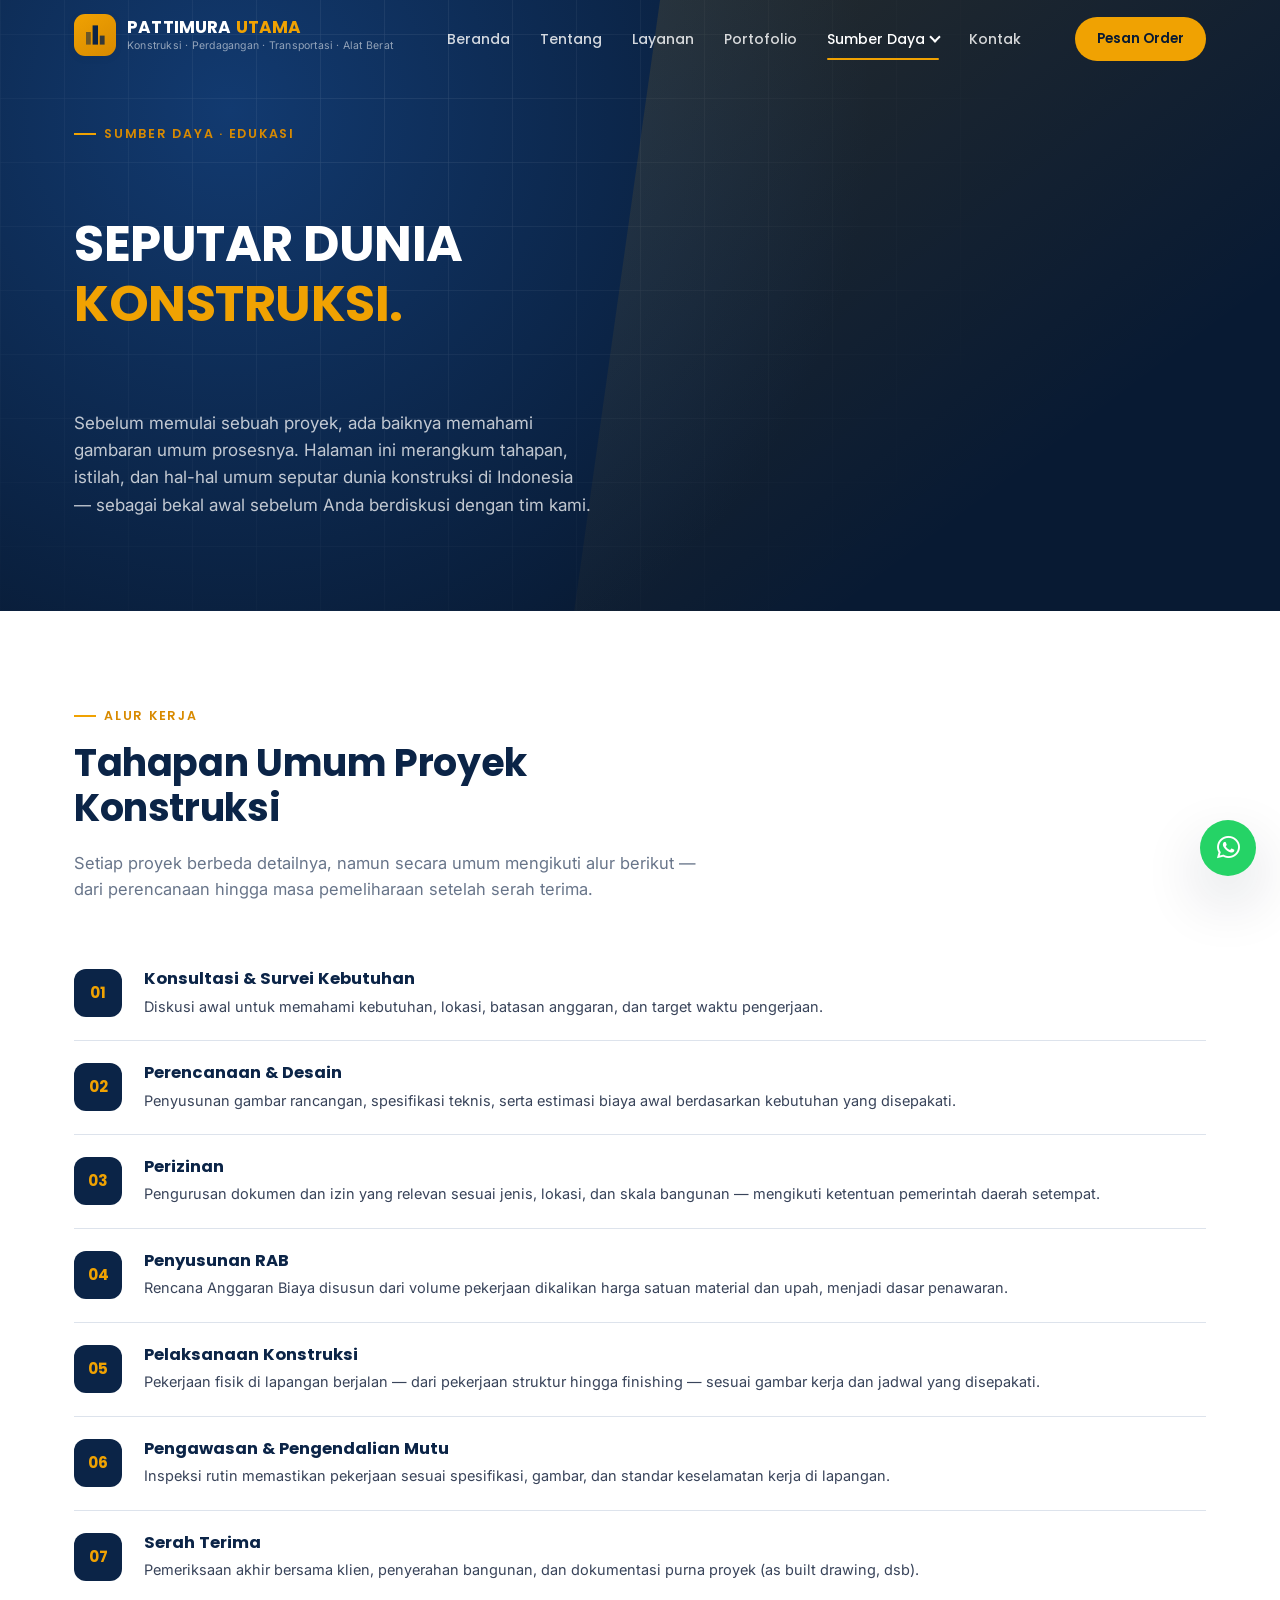
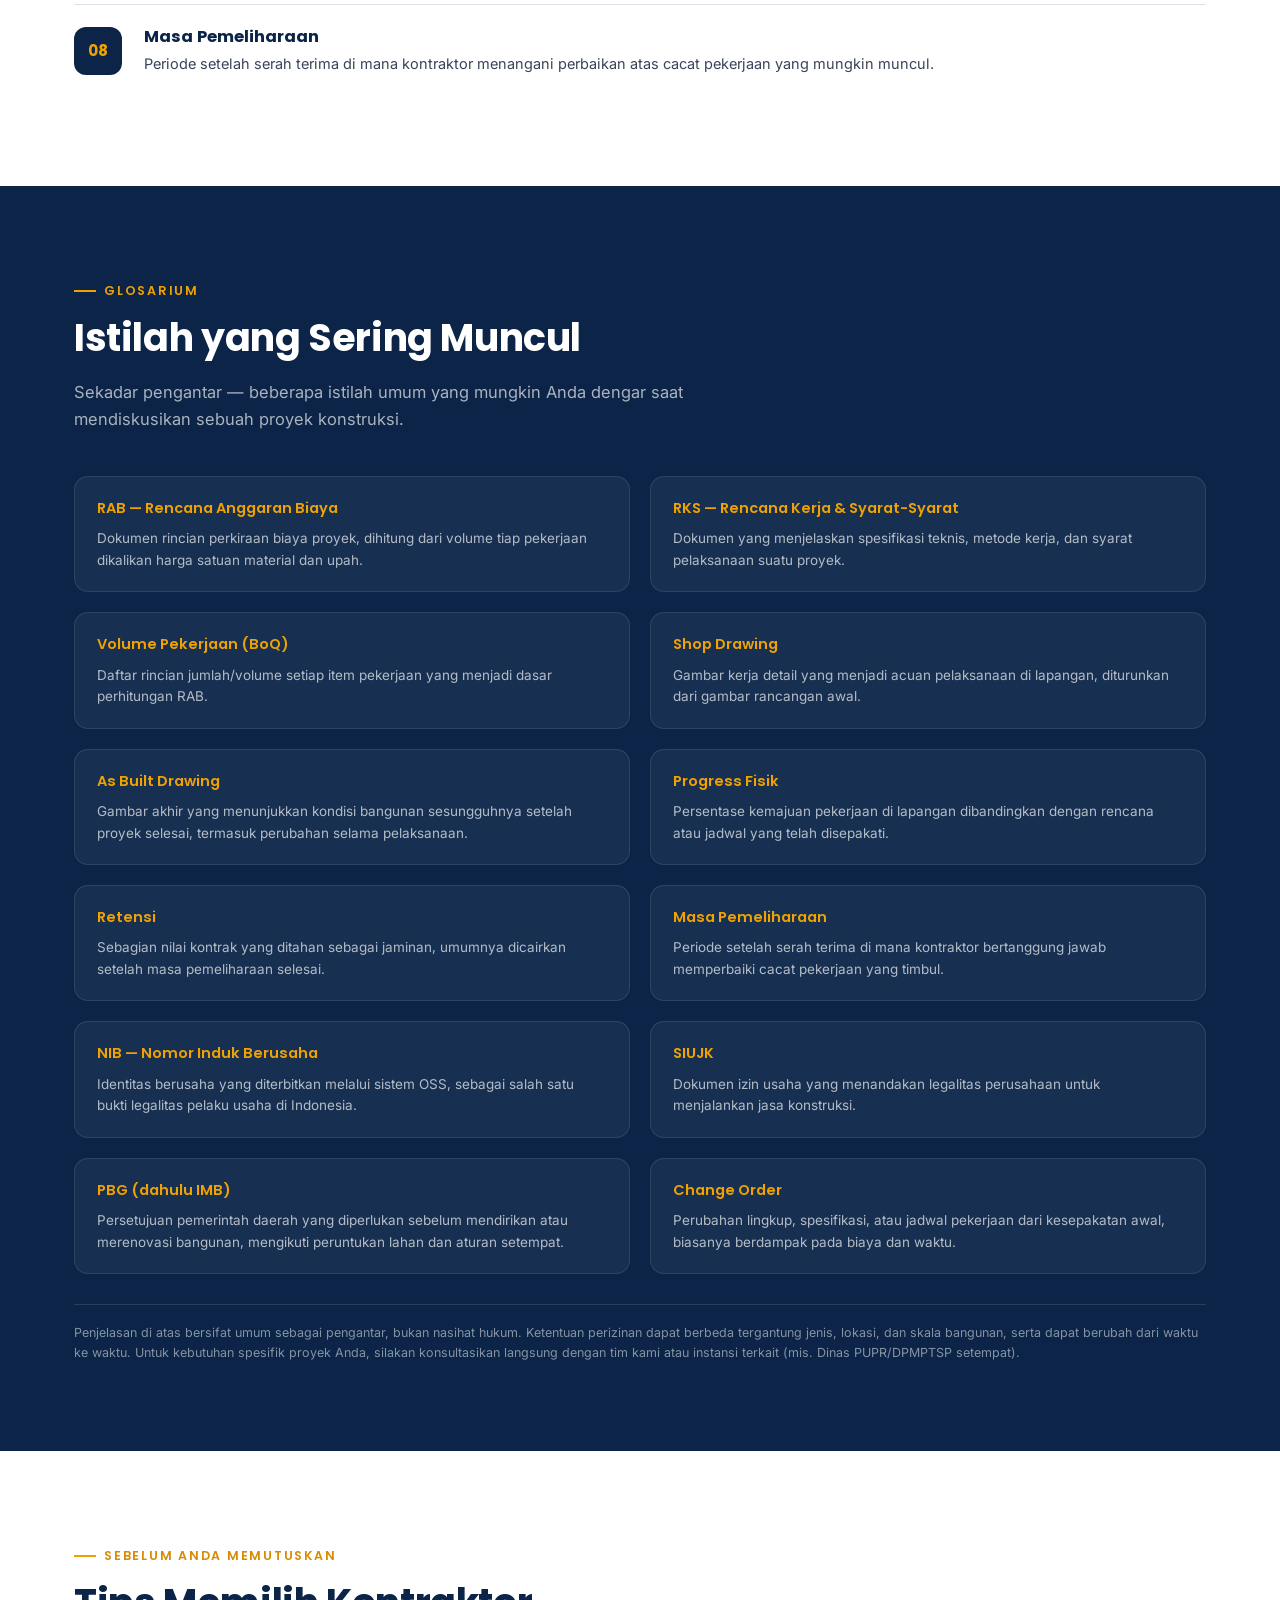
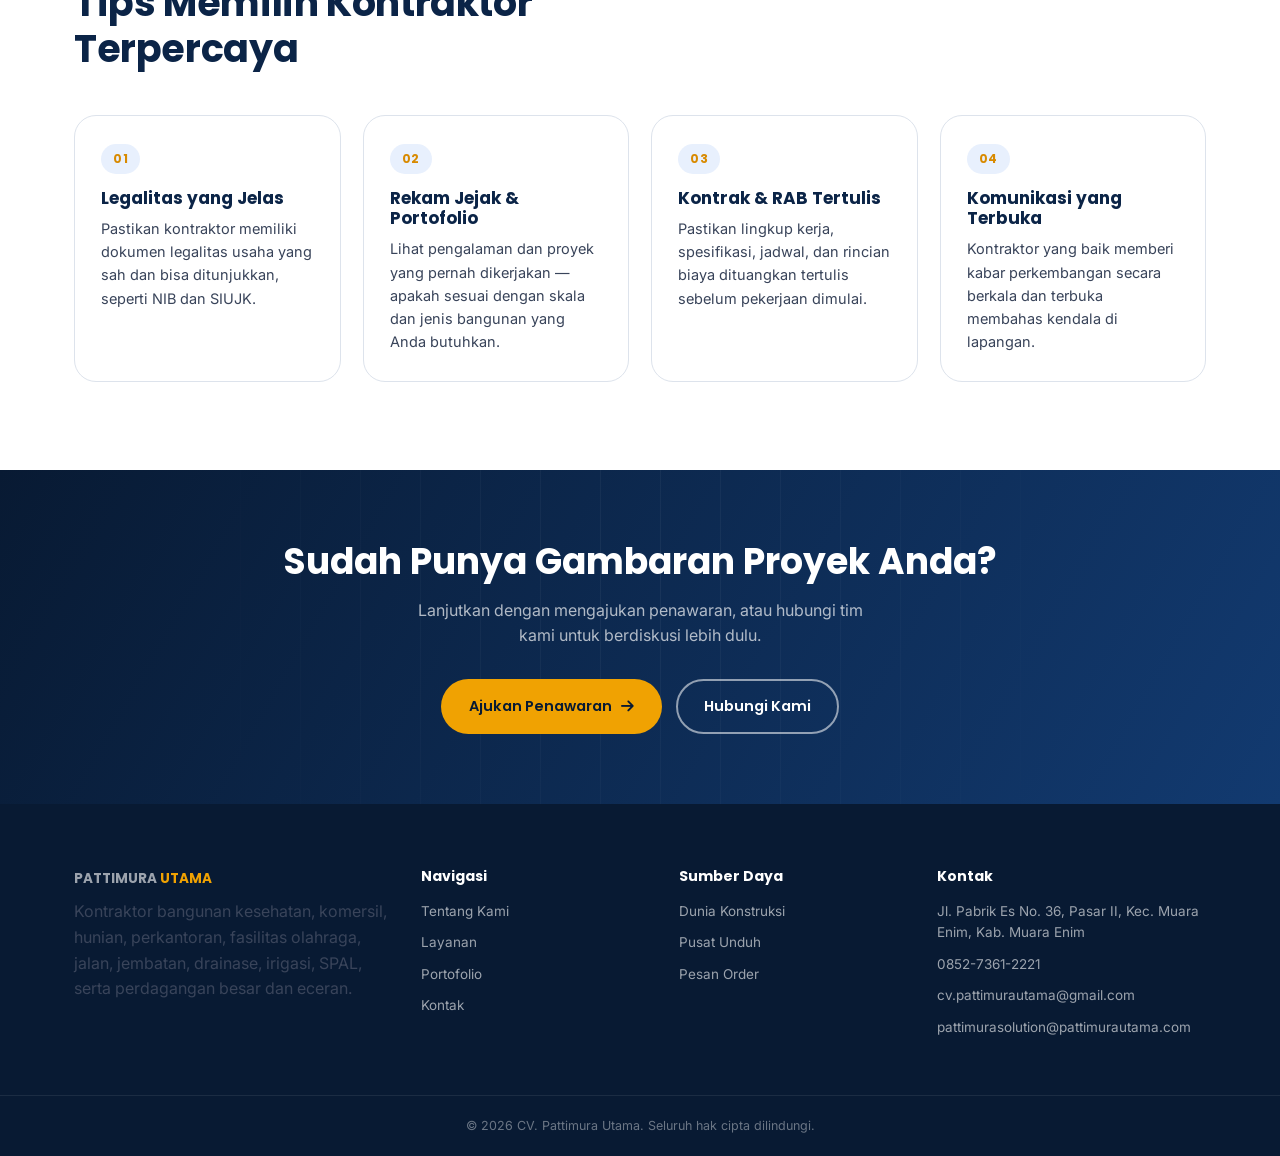
<file: dunia-konstruksi.html>
<!DOCTYPE html>
<html lang="id">
<head>
<meta charset="UTF-8" />
<meta name="viewport" content="width=device-width, initial-scale=1.0" />
<title>Seputar Dunia Konstruksi — Pattimura Utama</title>
<meta name="description" content="Panduan umum seputar dunia konstruksi: tahapan proyek, istilah-istilah umum (RAB, RKS, SIUJK, NIB, PBG/IMB), dan tips memilih kontraktor terpercaya." />
<meta name="robots" content="index, follow" />
<link rel="canonical" href="https://www.pattimurautama.com/dunia-konstruksi.html" />
<meta property="og:type" content="website" />
<meta property="og:site_name" content="Pattimura Utama" />
<meta property="og:locale" content="id_ID" />
<meta property="og:title" content="Seputar Dunia Konstruksi — Pattimura Utama" />
<meta property="og:description" content="Panduan umum seputar dunia konstruksi: tahapan proyek, istilah-istilah umum (RAB, RKS, SIUJK, NIB, PBG/IMB), dan tips memilih kontraktor terpercaya." />
<meta property="og:url" content="https://www.pattimurautama.com/dunia-konstruksi.html" />
<meta name="twitter:card" content="summary" />
<link rel="preconnect" href="https://fonts.googleapis.com" />
<link rel="preconnect" href="https://fonts.gstatic.com" crossorigin />
<link href="https://fonts.googleapis.com/css2?family=Inter:wght@400;500;600;700&family=Poppins:wght@500;600;700&display=swap" rel="stylesheet" />
<link rel="stylesheet" href="https://cdnjs.cloudflare.com/ajax/libs/font-awesome/6.5.1/css/all.min.css" />
<link rel="stylesheet" href="style.css" />
</head>
<body>

<header class="site">
  <div class="nav-wrap">
    <a class="brand" href="index.html">
      <div class="brand-mark"><svg viewBox="0 0 40 40" aria-hidden="true">
        <rect x="16" y="4" width="9" height="32" fill="#0b2447" />
        <rect x="5" y="15" width="8" height="21" fill="#0b2447" opacity="0.55" />
        <rect x="28" y="21" width="8" height="15" fill="#0b2447" opacity="0.8" />
      </svg></div>
      <div class="brand-name">PATTIMURA <span class="u">UTAMA</span><small>Konstruksi &middot; Perdagangan &middot; Transportasi &middot; Alat Berat</small></div>
    </a>
    <nav class="main-nav">
      <a href="index.html">Beranda</a>
      <a href="tentang.html">Tentang</a>
      <a href="layanan.html">Layanan</a>
      <a href="portofolio.html">Portofolio</a>
      <div class="nav-dropdown">
        <a href="dunia-konstruksi.html" class="drop-trigger active">Sumber Daya<span class="caret"></span></a>
        <div class="drop-menu">
          <a href="dunia-konstruksi.html" class="active">Dunia Konstruksi</a>
          <a href="unduh.html">Pusat Unduh</a>
        </div>
      </div>
      <a href="kontak.html">Kontak</a>
    </nav>
    <div class="nav-actions">
      <a href="pesan-order.html" class="nav-cta">Pesan Order</a>
      <button class="burger" aria-label="Menu"><span></span><span></span><span></span></button>
    </div>
  </div>
</header>
<div class="nav-scrim"></div>

<section class="hero compact">
  <div class="hero-diag"></div>
  <div class="container">
    <div class="hero-grid single">
      <div class="eyebrow">Sumber Daya &middot; Edukasi</div>
      <h1>SEPUTAR DUNIA<br /><em>KONSTRUKSI.</em></h1>
      <p class="hero-tagline">Sebelum memulai sebuah proyek, ada baiknya memahami gambaran umum prosesnya. Halaman ini merangkum tahapan, istilah, dan hal-hal umum seputar dunia konstruksi di Indonesia — sebagai bekal awal sebelum Anda berdiskusi dengan tim kami.</p>
    </div>
  </div>
</section>

<section class="section-pad">
  <div class="container">
    <div class="section-head">
      <div class="eyebrow">Alur Kerja</div>
      <h2 class="section-title">Tahapan Umum Proyek Konstruksi</h2>
      <p class="section-sub">Setiap proyek berbeda detailnya, namun secara umum mengikuti alur berikut — dari perencanaan hingga masa pemeliharaan setelah serah terima.</p>
    </div>
    <div class="stage-list">
      <div class="stage-item"><div class="stage-num">01</div><div><h3>Konsultasi &amp; Survei Kebutuhan</h3><p>Diskusi awal untuk memahami kebutuhan, lokasi, batasan anggaran, dan target waktu pengerjaan.</p></div></div>
      <div class="stage-item"><div class="stage-num">02</div><div><h3>Perencanaan &amp; Desain</h3><p>Penyusunan gambar rancangan, spesifikasi teknis, serta estimasi biaya awal berdasarkan kebutuhan yang disepakati.</p></div></div>
      <div class="stage-item"><div class="stage-num">03</div><div><h3>Perizinan</h3><p>Pengurusan dokumen dan izin yang relevan sesuai jenis, lokasi, dan skala bangunan — mengikuti ketentuan pemerintah daerah setempat.</p></div></div>
      <div class="stage-item"><div class="stage-num">04</div><div><h3>Penyusunan RAB</h3><p>Rencana Anggaran Biaya disusun dari volume pekerjaan dikalikan harga satuan material dan upah, menjadi dasar penawaran.</p></div></div>
      <div class="stage-item"><div class="stage-num">05</div><div><h3>Pelaksanaan Konstruksi</h3><p>Pekerjaan fisik di lapangan berjalan — dari pekerjaan struktur hingga finishing — sesuai gambar kerja dan jadwal yang disepakati.</p></div></div>
      <div class="stage-item"><div class="stage-num">06</div><div><h3>Pengawasan &amp; Pengendalian Mutu</h3><p>Inspeksi rutin memastikan pekerjaan sesuai spesifikasi, gambar, dan standar keselamatan kerja di lapangan.</p></div></div>
      <div class="stage-item"><div class="stage-num">07</div><div><h3>Serah Terima</h3><p>Pemeriksaan akhir bersama klien, penyerahan bangunan, dan dokumentasi purna proyek (as built drawing, dsb).</p></div></div>
      <div class="stage-item"><div class="stage-num">08</div><div><h3>Masa Pemeliharaan</h3><p>Periode setelah serah terima di mana kontraktor menangani perbaikan atas cacat pekerjaan yang mungkin muncul.</p></div></div>
    </div>
  </div>
</section>

<section class="bg-navy section-pad">
  <div class="container">
    <div class="section-head">
      <div class="eyebrow">Glosarium</div>
      <h2 class="section-title">Istilah yang Sering Muncul</h2>
      <p class="section-sub">Sekadar pengantar — beberapa istilah umum yang mungkin Anda dengar saat mendiskusikan sebuah proyek konstruksi.</p>
    </div>
    <dl class="glossary-grid">
      <div class="glossary-item"><dt>RAB — Rencana Anggaran Biaya</dt><dd>Dokumen rincian perkiraan biaya proyek, dihitung dari volume tiap pekerjaan dikalikan harga satuan material dan upah.</dd></div>
      <div class="glossary-item"><dt>RKS — Rencana Kerja &amp; Syarat-Syarat</dt><dd>Dokumen yang menjelaskan spesifikasi teknis, metode kerja, dan syarat pelaksanaan suatu proyek.</dd></div>
      <div class="glossary-item"><dt>Volume Pekerjaan (BoQ)</dt><dd>Daftar rincian jumlah/volume setiap item pekerjaan yang menjadi dasar perhitungan RAB.</dd></div>
      <div class="glossary-item"><dt>Shop Drawing</dt><dd>Gambar kerja detail yang menjadi acuan pelaksanaan di lapangan, diturunkan dari gambar rancangan awal.</dd></div>
      <div class="glossary-item"><dt>As Built Drawing</dt><dd>Gambar akhir yang menunjukkan kondisi bangunan sesungguhnya setelah proyek selesai, termasuk perubahan selama pelaksanaan.</dd></div>
      <div class="glossary-item"><dt>Progress Fisik</dt><dd>Persentase kemajuan pekerjaan di lapangan dibandingkan dengan rencana atau jadwal yang telah disepakati.</dd></div>
      <div class="glossary-item"><dt>Retensi</dt><dd>Sebagian nilai kontrak yang ditahan sebagai jaminan, umumnya dicairkan setelah masa pemeliharaan selesai.</dd></div>
      <div class="glossary-item"><dt>Masa Pemeliharaan</dt><dd>Periode setelah serah terima di mana kontraktor bertanggung jawab memperbaiki cacat pekerjaan yang timbul.</dd></div>
      <div class="glossary-item"><dt>NIB — Nomor Induk Berusaha</dt><dd>Identitas berusaha yang diterbitkan melalui sistem OSS, sebagai salah satu bukti legalitas pelaku usaha di Indonesia.</dd></div>
      <div class="glossary-item"><dt>SIUJK</dt><dd>Dokumen izin usaha yang menandakan legalitas perusahaan untuk menjalankan jasa konstruksi.</dd></div>
      <div class="glossary-item"><dt>PBG (dahulu IMB)</dt><dd>Persetujuan pemerintah daerah yang diperlukan sebelum mendirikan atau merenovasi bangunan, mengikuti peruntukan lahan dan aturan setempat.</dd></div>
      <div class="glossary-item"><dt>Change Order</dt><dd>Perubahan lingkup, spesifikasi, atau jadwal pekerjaan dari kesepakatan awal, biasanya berdampak pada biaya dan waktu.</dd></div>
    </dl>
    <div class="disclaimer">
      Penjelasan di atas bersifat umum sebagai pengantar, bukan nasihat hukum. Ketentuan perizinan dapat berbeda tergantung jenis, lokasi, dan skala bangunan, serta dapat berubah dari waktu ke waktu. Untuk kebutuhan spesifik proyek Anda, silakan konsultasikan langsung dengan tim kami atau instansi terkait (mis. Dinas PUPR/DPMPTSP setempat).
    </div>
  </div>
</section>

<section class="section-pad">
  <div class="container">
    <div class="section-head">
      <div class="eyebrow">Sebelum Anda Memutuskan</div>
      <h2 class="section-title">Tips Memilih Kontraktor Terpercaya</h2>
    </div>
    <div class="card-grid" style="grid-template-columns:repeat(4,1fr);">
      <div class="card" data-reveal><div class="tag">01</div><h3>Legalitas yang Jelas</h3><p>Pastikan kontraktor memiliki dokumen legalitas usaha yang sah dan bisa ditunjukkan, seperti NIB dan SIUJK.</p></div>
      <div class="card" data-reveal><div class="tag">02</div><h3>Rekam Jejak &amp; Portofolio</h3><p>Lihat pengalaman dan proyek yang pernah dikerjakan — apakah sesuai dengan skala dan jenis bangunan yang Anda butuhkan.</p></div>
      <div class="card" data-reveal><div class="tag">03</div><h3>Kontrak &amp; RAB Tertulis</h3><p>Pastikan lingkup kerja, spesifikasi, jadwal, dan rincian biaya dituangkan tertulis sebelum pekerjaan dimulai.</p></div>
      <div class="card" data-reveal><div class="tag">04</div><h3>Komunikasi yang Terbuka</h3><p>Kontraktor yang baik memberi kabar perkembangan secara berkala dan terbuka membahas kendala di lapangan.</p></div>
    </div>
  </div>
</section>

<section class="cta-band">
  <div class="container">
    <h2>Sudah Punya Gambaran Proyek Anda?</h2>
    <p>Lanjutkan dengan mengajukan penawaran, atau hubungi tim kami untuk berdiskusi lebih dulu.</p>
    <div class="btn-row">
      <a href="pesan-order.html" class="btn btn-primary">Ajukan Penawaran <i class="fa-solid fa-arrow-right"></i></a>
      <a href="kontak.html" class="btn btn-outline">Hubungi Kami</a>
    </div>
  </div>
</section>

<footer class="site">
  <div class="footer-grid">
    <div class="fcol">
      <div class="fbrand">PATTIMURA <span class="u">UTAMA</span></div>
      <p>Kontraktor bangunan kesehatan, komersil, hunian, perkantoran, fasilitas olahraga, jalan, jembatan, drainase, irigasi, SPAL, serta perdagangan besar dan eceran.</p>
    </div>
    <div class="fcol">
      <h4>Navigasi</h4>
      <a href="tentang.html">Tentang Kami</a>
      <a href="layanan.html">Layanan</a>
      <a href="portofolio.html">Portofolio</a>
      <a href="kontak.html">Kontak</a>
    </div>
    <div class="fcol">
      <h4>Sumber Daya</h4>
      <a href="dunia-konstruksi.html">Dunia Konstruksi</a>
      <a href="unduh.html">Pusat Unduh</a>
      <a href="pesan-order.html">Pesan Order</a>
    </div>
    <div class="fcol">
      <h4>Kontak</h4>
      <div>Jl. Pabrik Es No. 36, Pasar II, Kec. Muara Enim, Kab. Muara Enim</div>
      <div>0852-7361-2221</div>
      <div>cv.pattimurautama@gmail.com</div>
      <div>pattimurasolution@pattimurautama.com</div>
    </div>
  </div>
  <div class="footer-bottom">© <span id="year"></span> CV. Pattimura Utama. Seluruh hak cipta dilindungi.</div>
</footer>

<a href="https://wa.me/6285273612221" class="wa-float" target="_blank" rel="noopener" aria-label="Hubungi via WhatsApp"><i class="fa-brands fa-whatsapp"></i></a>
<button class="to-top" aria-label="Kembali ke atas"><i class="fa-solid fa-arrow-up"></i></button>

<script src="script.js"></script>
</body>
</html>
</file>
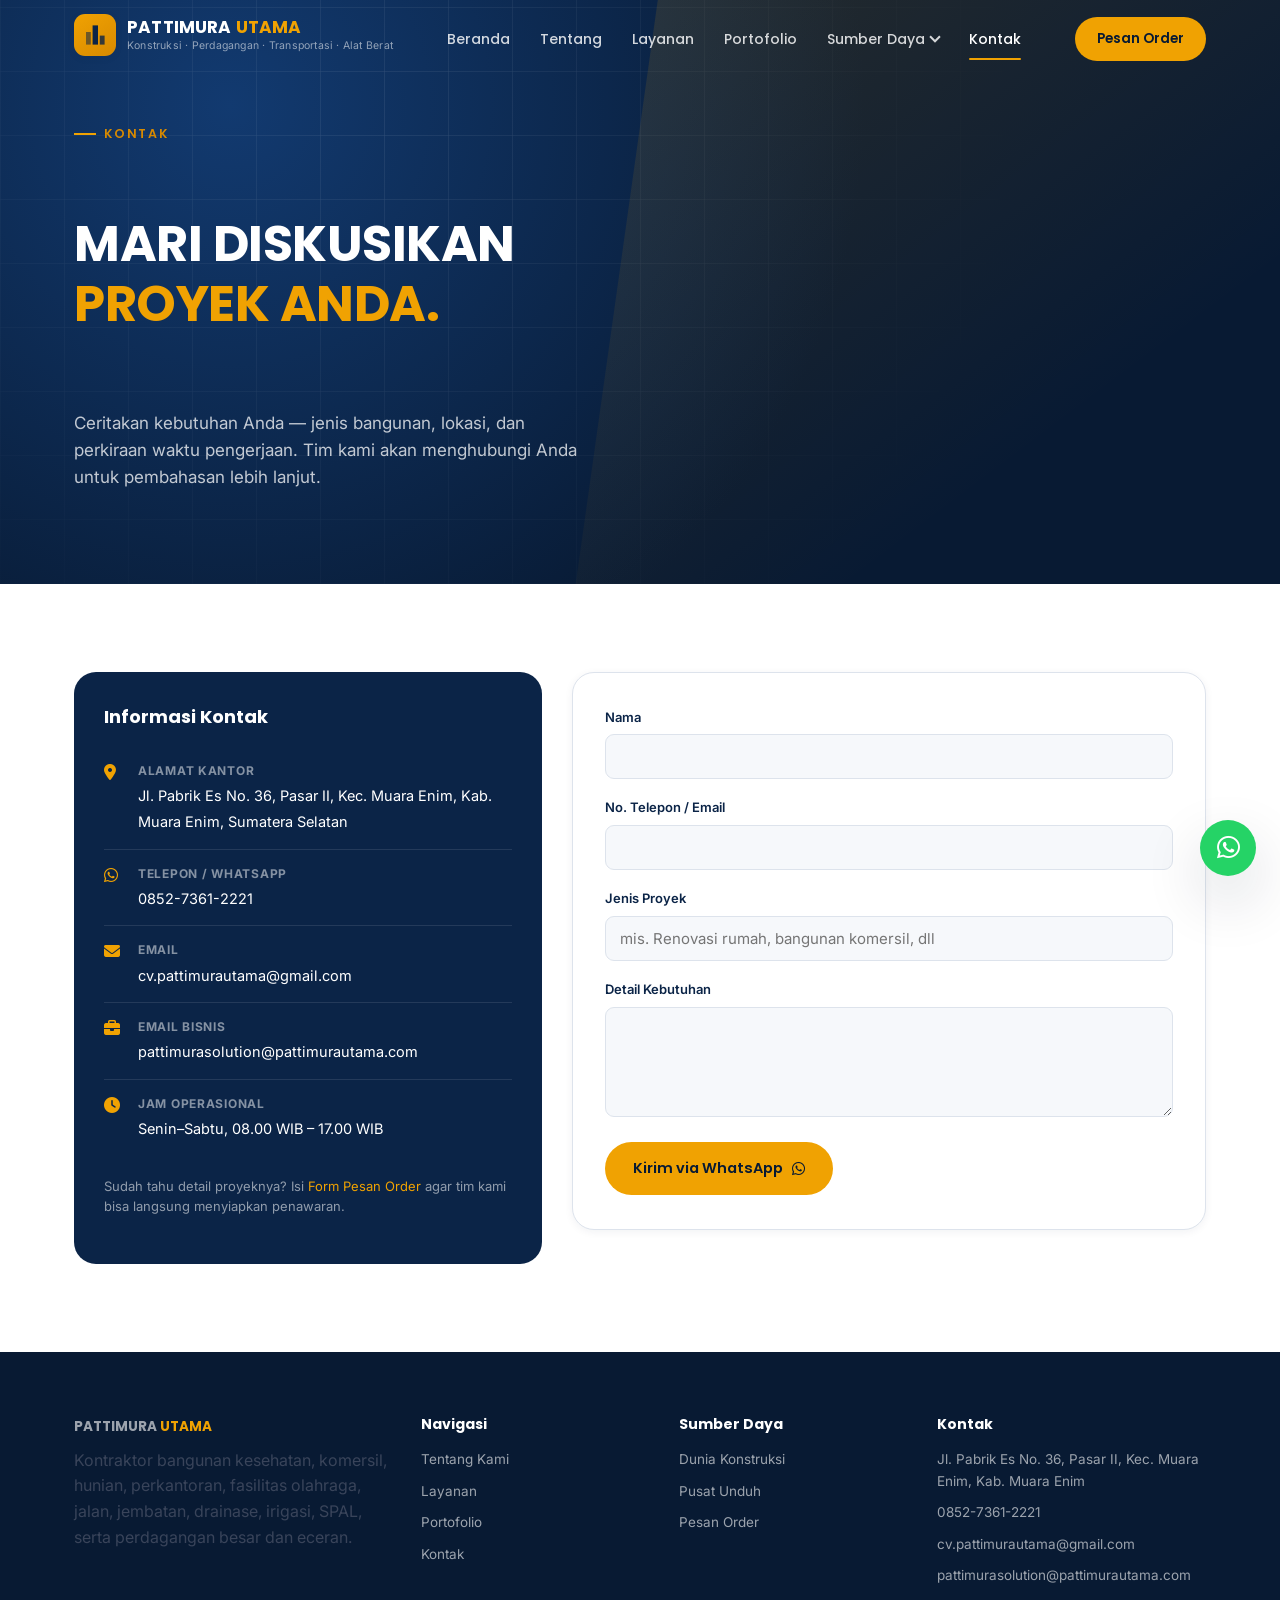
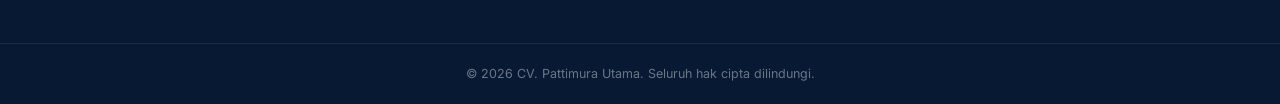
<file: kontak.html>
<!DOCTYPE html>
<html lang="id">
<head>
<meta charset="UTF-8" />
<meta name="viewport" content="width=device-width, initial-scale=1.0" />
<title>Kontak — Pattimura Utama</title>
<meta name="description" content="Hubungi CV. Pattimura Utama untuk konsultasi proyek konstruksi Anda — alamat, WhatsApp, dan email resmi di Muara Enim, Sumatera Selatan." />
<meta name="robots" content="index, follow" />
<link rel="canonical" href="https://www.pattimurautama.com/kontak.html" />
<meta property="og:type" content="website" />
<meta property="og:site_name" content="Pattimura Utama" />
<meta property="og:locale" content="id_ID" />
<meta property="og:title" content="Kontak — Pattimura Utama" />
<meta property="og:description" content="Hubungi CV. Pattimura Utama untuk konsultasi proyek konstruksi Anda — alamat, WhatsApp, dan email resmi di Muara Enim, Sumatera Selatan." />
<meta property="og:url" content="https://www.pattimurautama.com/kontak.html" />
<meta name="twitter:card" content="summary" />
<script type="application/ld+json">
{
  "@context": "https://schema.org",
  "@type": "GeneralContractor",
  "name": "CV. Pattimura Utama",
  "url": "https://www.pattimurautama.com/",
  "telephone": "+62-852-7361-2221",
  "email": "cv.pattimurautama@gmail.com",
  "address": {
    "@type": "PostalAddress",
    "streetAddress": "Jl. Pabrik Es No. 36, Pasar II",
    "addressLocality": "Muara Enim",
    "addressRegion": "Sumatera Selatan",
    "postalCode": "31315",
    "addressCountry": "ID"
  },
  "areaServed": "ID"
}
</script>
<link rel="preconnect" href="https://fonts.googleapis.com" />
<link rel="preconnect" href="https://fonts.gstatic.com" crossorigin />
<link href="https://fonts.googleapis.com/css2?family=Inter:wght@400;500;600;700&family=Poppins:wght@500;600;700&display=swap" rel="stylesheet" />
<link rel="stylesheet" href="https://cdnjs.cloudflare.com/ajax/libs/font-awesome/6.5.1/css/all.min.css" />
<link rel="stylesheet" href="style.css" />
</head>
<body>

<header class="site">
  <div class="nav-wrap">
    <a class="brand" href="index.html">
      <div class="brand-mark"><svg viewBox="0 0 40 40" aria-hidden="true">
        <rect x="16" y="4" width="9" height="32" fill="#0b2447" />
        <rect x="5" y="15" width="8" height="21" fill="#0b2447" opacity="0.55" />
        <rect x="28" y="21" width="8" height="15" fill="#0b2447" opacity="0.8" />
      </svg></div>
      <div class="brand-name">PATTIMURA <span class="u">UTAMA</span><small>Konstruksi &middot; Perdagangan &middot; Transportasi &middot; Alat Berat</small></div>
    </a>
    <nav class="main-nav">
      <a href="index.html">Beranda</a>
      <a href="tentang.html">Tentang</a>
      <a href="layanan.html">Layanan</a>
      <a href="portofolio.html">Portofolio</a>
      <div class="nav-dropdown">
        <a href="dunia-konstruksi.html" class="drop-trigger">Sumber Daya<span class="caret"></span></a>
        <div class="drop-menu">
          <a href="dunia-konstruksi.html">Dunia Konstruksi</a>
          <a href="unduh.html">Pusat Unduh</a>
        </div>
      </div>
      <a href="kontak.html" class="active">Kontak</a>
    </nav>
    <div class="nav-actions">
      <a href="pesan-order.html" class="nav-cta">Pesan Order</a>
      <button class="burger" aria-label="Menu"><span></span><span></span><span></span></button>
    </div>
  </div>
</header>
<div class="nav-scrim"></div>

<section class="hero compact">
  <div class="hero-diag"></div>
  <div class="container">
    <div class="hero-grid single">
      <div class="eyebrow">Kontak</div>
      <h1>MARI DISKUSIKAN<br /><em>PROYEK ANDA.</em></h1>
      <p class="hero-tagline">Ceritakan kebutuhan Anda — jenis bangunan, lokasi, dan perkiraan waktu pengerjaan. Tim kami akan menghubungi Anda untuk pembahasan lebih lanjut.</p>
    </div>
  </div>
</section>

<section class="section-pad">
  <div class="container">
    <div class="contact-grid">

      <div class="contact-info-card">
        <h3>Informasi Kontak</h3>
        <div class="ci-row"><i class="fa-solid fa-location-dot"></i><div><b>Alamat Kantor</b><span>Jl. Pabrik Es No. 36, Pasar II, Kec. Muara Enim, Kab. Muara Enim, Sumatera Selatan</span></div></div>
        <div class="ci-row"><i class="fa-brands fa-whatsapp"></i><div><b>Telepon / WhatsApp</b><a href="https://wa.me/6285273612221" target="_blank" rel="noopener">0852-7361-2221</a></div></div>
        <div class="ci-row"><i class="fa-solid fa-envelope"></i><div><b>Email</b><a href="mailto:cv.pattimurautama@gmail.com">cv.pattimurautama@gmail.com</a></div></div>
        <div class="ci-row"><i class="fa-solid fa-briefcase"></i><div><b>Email Bisnis</b><a href="mailto:pattimurasolution@pattimurautama.com">pattimurasolution@pattimurautama.com</a></div></div>
        <div class="ci-row"><i class="fa-solid fa-clock"></i><div><b>Jam Operasional</b><span>Senin–Sabtu, 08.00 WIB – 17.00 WIB</span></div></div>
        <p style="margin-top:20px; font-size:13px; color:rgba(255,255,255,0.55);">Sudah tahu detail proyeknya? Isi <a href="pesan-order.html" style="color:var(--gold-500);">Form Pesan Order</a> agar tim kami bisa langsung menyiapkan penawaran.</p>
      </div>

      <div class="contact-form-card">
        <form data-wa-submit>
          <div class="form-group">
            <label for="nama">Nama</label>
            <input type="text" id="nama" name="nama" required />
          </div>
          <div class="form-group">
            <label for="kontak">No. Telepon / Email</label>
            <input type="text" id="kontak" name="kontak" required />
          </div>
          <div class="form-group">
            <label for="jenis">Jenis Proyek</label>
            <input type="text" id="jenis" name="jenis" placeholder="mis. Renovasi rumah, bangunan komersil, dll" />
          </div>
          <div class="form-group">
            <label for="pesan">Detail Kebutuhan</label>
            <textarea id="pesan" name="pesan" required></textarea>
          </div>
          <button type="submit" class="btn btn-primary">Kirim via WhatsApp <i class="fa-brands fa-whatsapp"></i></button>
        </form>
      </div>

    </div>
  </div>
</section>

<footer class="site">
  <div class="footer-grid">
    <div class="fcol">
      <div class="fbrand">PATTIMURA <span class="u">UTAMA</span></div>
      <p>Kontraktor bangunan kesehatan, komersil, hunian, perkantoran, fasilitas olahraga, jalan, jembatan, drainase, irigasi, SPAL, serta perdagangan besar dan eceran.</p>
    </div>
    <div class="fcol">
      <h4>Navigasi</h4>
      <a href="tentang.html">Tentang Kami</a>
      <a href="layanan.html">Layanan</a>
      <a href="portofolio.html">Portofolio</a>
      <a href="kontak.html">Kontak</a>
    </div>
    <div class="fcol">
      <h4>Sumber Daya</h4>
      <a href="dunia-konstruksi.html">Dunia Konstruksi</a>
      <a href="unduh.html">Pusat Unduh</a>
      <a href="pesan-order.html">Pesan Order</a>
    </div>
    <div class="fcol">
      <h4>Kontak</h4>
      <div>Jl. Pabrik Es No. 36, Pasar II, Kec. Muara Enim, Kab. Muara Enim</div>
      <div>0852-7361-2221</div>
      <div>cv.pattimurautama@gmail.com</div>
      <div>pattimurasolution@pattimurautama.com</div>
    </div>
  </div>
  <div class="footer-bottom">© <span id="year"></span> CV. Pattimura Utama. Seluruh hak cipta dilindungi.</div>
</footer>

<a href="https://wa.me/6285273612221" class="wa-float" target="_blank" rel="noopener" aria-label="Hubungi via WhatsApp"><i class="fa-brands fa-whatsapp"></i></a>
<button class="to-top" aria-label="Kembali ke atas"><i class="fa-solid fa-arrow-up"></i></button>

<script src="script.js"></script>
</body>
</html>
</file>
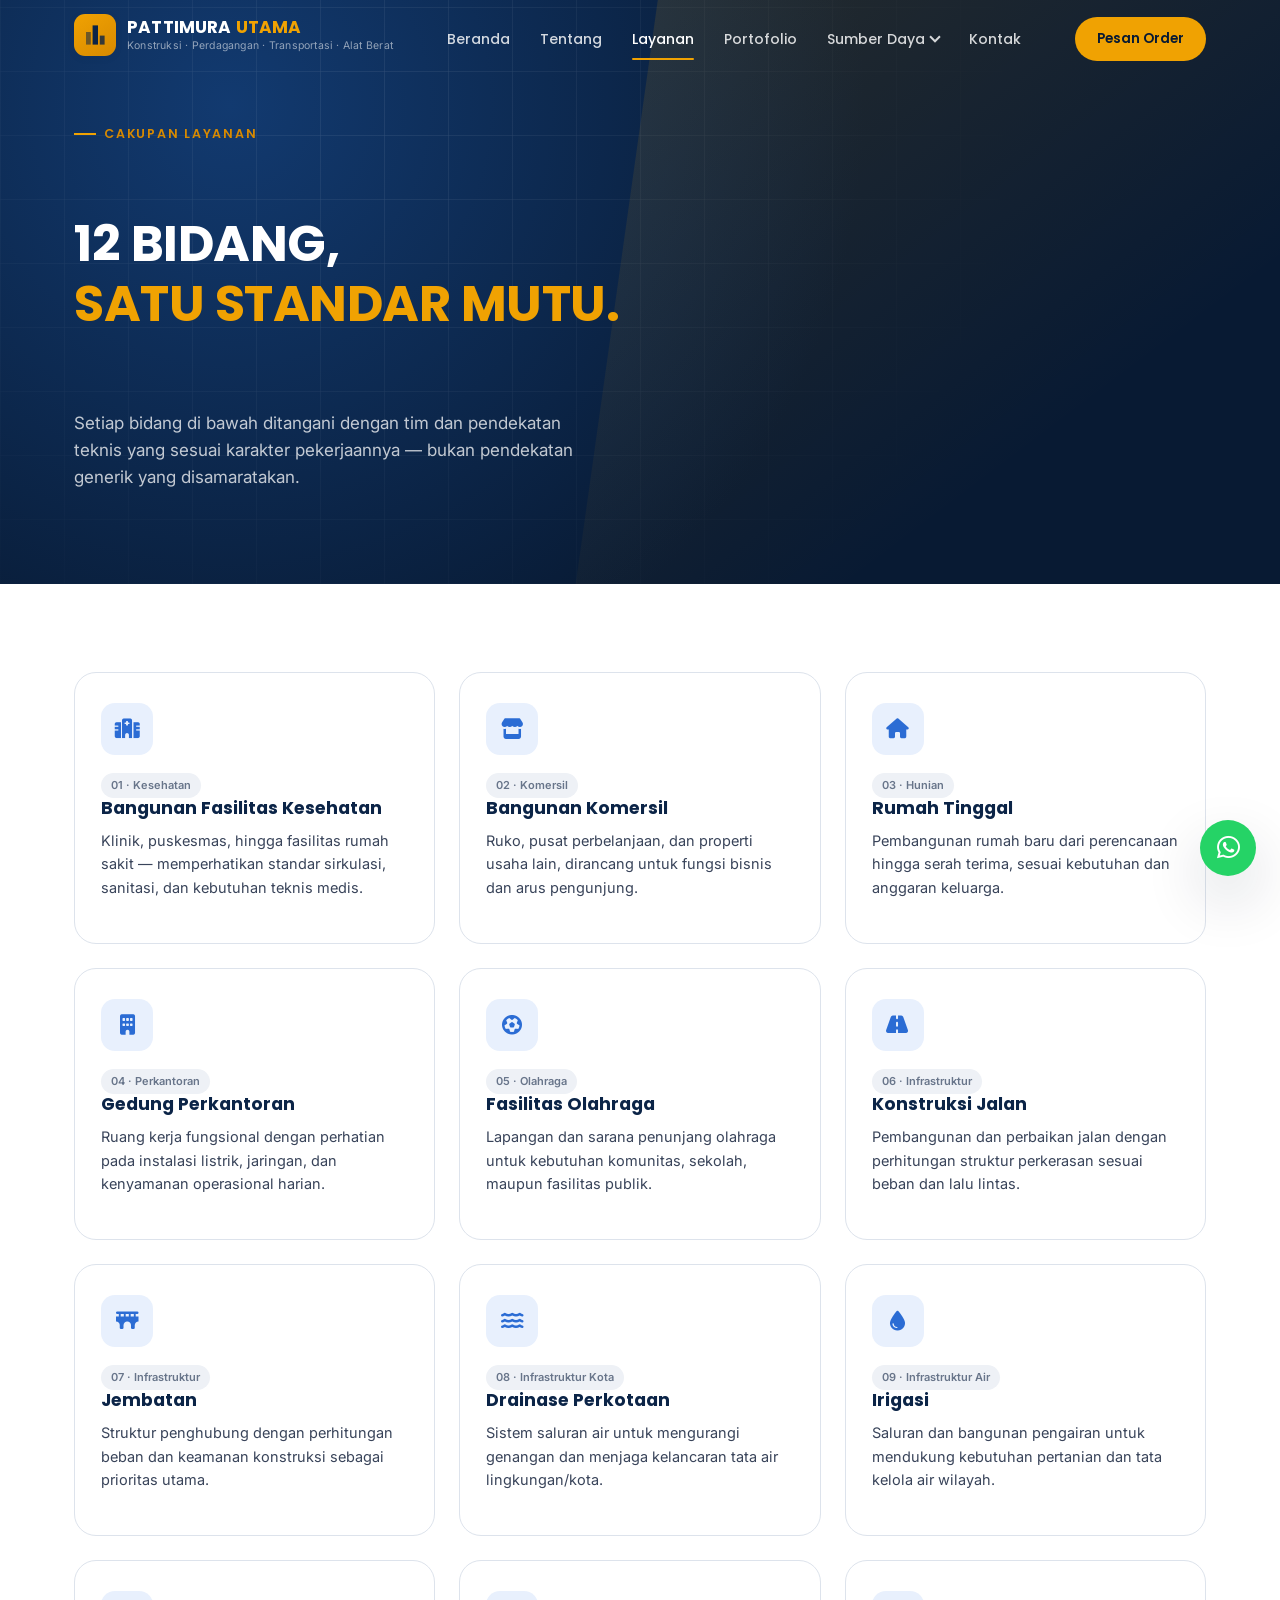
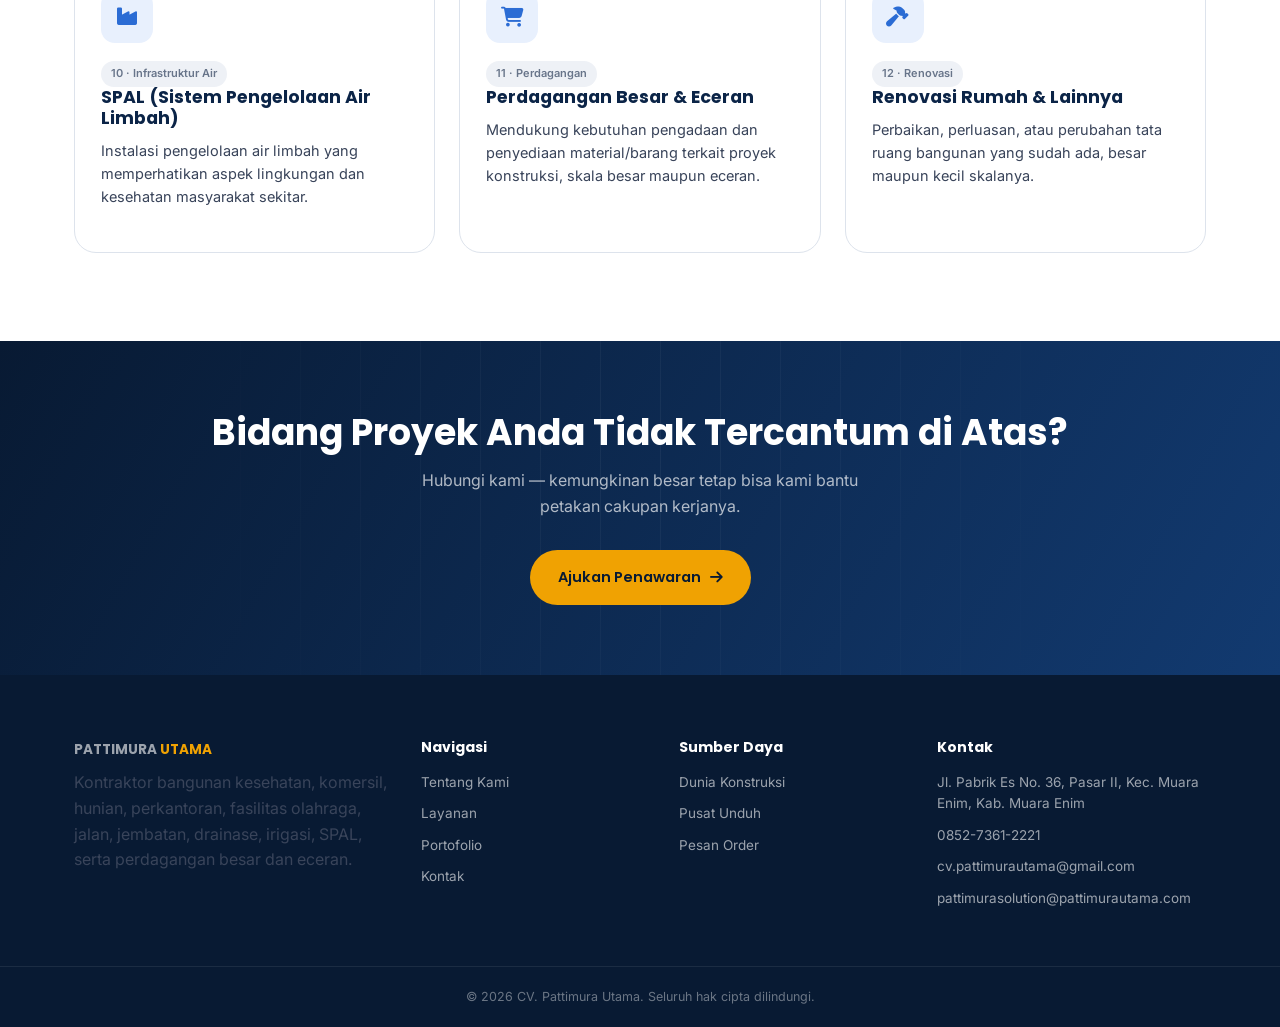
<file: layanan.html>
<!DOCTYPE html>
<html lang="id">
<head>
<meta charset="UTF-8" />
<meta name="viewport" content="width=device-width, initial-scale=1.0" />
<title>Layanan — Pattimura Utama</title>
<meta name="description" content="12 bidang layanan konstruksi PATTIMURA UTAMA: bangunan kesehatan, komersil, hunian, perkantoran, jalan, jembatan, drainase, irigasi, SPAL, hingga perdagangan besar." />
<meta name="robots" content="index, follow" />
<link rel="canonical" href="https://www.pattimurautama.com/layanan.html" />
<meta property="og:type" content="website" />
<meta property="og:site_name" content="Pattimura Utama" />
<meta property="og:locale" content="id_ID" />
<meta property="og:title" content="Layanan — Pattimura Utama" />
<meta property="og:description" content="12 bidang layanan konstruksi PATTIMURA UTAMA: bangunan kesehatan, komersil, hunian, perkantoran, jalan, jembatan, drainase, irigasi, SPAL, hingga perdagangan besar." />
<meta property="og:url" content="https://www.pattimurautama.com/layanan.html" />
<meta name="twitter:card" content="summary" />
<link rel="preconnect" href="https://fonts.googleapis.com" />
<link rel="preconnect" href="https://fonts.gstatic.com" crossorigin />
<link href="https://fonts.googleapis.com/css2?family=Inter:wght@400;500;600;700&family=Poppins:wght@500;600;700&display=swap" rel="stylesheet" />
<link rel="stylesheet" href="https://cdnjs.cloudflare.com/ajax/libs/font-awesome/6.5.1/css/all.min.css" />
<link rel="stylesheet" href="style.css" />
</head>
<body>

<header class="site">
  <div class="nav-wrap">
    <a class="brand" href="index.html">
      <div class="brand-mark"><svg viewBox="0 0 40 40" aria-hidden="true">
        <rect x="16" y="4" width="9" height="32" fill="#0b2447" />
        <rect x="5" y="15" width="8" height="21" fill="#0b2447" opacity="0.55" />
        <rect x="28" y="21" width="8" height="15" fill="#0b2447" opacity="0.8" />
      </svg></div>
      <div class="brand-name">PATTIMURA <span class="u">UTAMA</span><small>Konstruksi &middot; Perdagangan &middot; Transportasi &middot; Alat Berat</small></div>
    </a>
    <nav class="main-nav">
      <a href="index.html">Beranda</a>
      <a href="tentang.html">Tentang</a>
      <a href="layanan.html" class="active">Layanan</a>
      <a href="portofolio.html">Portofolio</a>
      <div class="nav-dropdown">
        <a href="dunia-konstruksi.html" class="drop-trigger">Sumber Daya<span class="caret"></span></a>
        <div class="drop-menu">
          <a href="dunia-konstruksi.html">Dunia Konstruksi</a>
          <a href="unduh.html">Pusat Unduh</a>
        </div>
      </div>
      <a href="kontak.html">Kontak</a>
    </nav>
    <div class="nav-actions">
      <a href="pesan-order.html" class="nav-cta">Pesan Order</a>
      <button class="burger" aria-label="Menu"><span></span><span></span><span></span></button>
    </div>
  </div>
</header>
<div class="nav-scrim"></div>

<section class="hero compact">
  <div class="hero-diag"></div>
  <div class="container">
    <div class="hero-grid single">
      <div class="eyebrow">Cakupan Layanan</div>
      <h1>12 BIDANG,<br /><em>SATU STANDAR MUTU.</em></h1>
      <p class="hero-tagline">Setiap bidang di bawah ditangani dengan tim dan pendekatan teknis yang sesuai karakter pekerjaannya — bukan pendekatan generik yang disamaratakan.</p>
    </div>
  </div>
</section>

<section class="section-pad">
  <div class="container">
    <div class="services-grid" style="grid-template-columns:repeat(3,1fr);">

      <div class="service-card" data-reveal>
        <div class="service-icon"><i class="fa-solid fa-hospital"></i></div>
        <div class="service-tags"><span>01 &middot; Kesehatan</span></div>
        <h3>Bangunan Fasilitas Kesehatan</h3>
        <p>Klinik, puskesmas, hingga fasilitas rumah sakit — memperhatikan standar sirkulasi, sanitasi, dan kebutuhan teknis medis.</p>
      </div>

      <div class="service-card" data-reveal>
        <div class="service-icon"><i class="fa-solid fa-store"></i></div>
        <div class="service-tags"><span>02 &middot; Komersil</span></div>
        <h3>Bangunan Komersil</h3>
        <p>Ruko, pusat perbelanjaan, dan properti usaha lain, dirancang untuk fungsi bisnis dan arus pengunjung.</p>
      </div>

      <div class="service-card" data-reveal>
        <div class="service-icon"><i class="fa-solid fa-house"></i></div>
        <div class="service-tags"><span>03 &middot; Hunian</span></div>
        <h3>Rumah Tinggal</h3>
        <p>Pembangunan rumah baru dari perencanaan hingga serah terima, sesuai kebutuhan dan anggaran keluarga.</p>
      </div>

      <div class="service-card" data-reveal>
        <div class="service-icon"><i class="fa-solid fa-building"></i></div>
        <div class="service-tags"><span>04 &middot; Perkantoran</span></div>
        <h3>Gedung Perkantoran</h3>
        <p>Ruang kerja fungsional dengan perhatian pada instalasi listrik, jaringan, dan kenyamanan operasional harian.</p>
      </div>

      <div class="service-card" data-reveal>
        <div class="service-icon"><i class="fa-solid fa-futbol"></i></div>
        <div class="service-tags"><span>05 &middot; Olahraga</span></div>
        <h3>Fasilitas Olahraga</h3>
        <p>Lapangan dan sarana penunjang olahraga untuk kebutuhan komunitas, sekolah, maupun fasilitas publik.</p>
      </div>

      <div class="service-card" data-reveal>
        <div class="service-icon"><i class="fa-solid fa-road"></i></div>
        <div class="service-tags"><span>06 &middot; Infrastruktur</span></div>
        <h3>Konstruksi Jalan</h3>
        <p>Pembangunan dan perbaikan jalan dengan perhitungan struktur perkerasan sesuai beban dan lalu lintas.</p>
      </div>

      <div class="service-card" data-reveal>
        <div class="service-icon"><i class="fa-solid fa-bridge"></i></div>
        <div class="service-tags"><span>07 &middot; Infrastruktur</span></div>
        <h3>Jembatan</h3>
        <p>Struktur penghubung dengan perhitungan beban dan keamanan konstruksi sebagai prioritas utama.</p>
      </div>

      <div class="service-card" data-reveal>
        <div class="service-icon"><i class="fa-solid fa-water"></i></div>
        <div class="service-tags"><span>08 &middot; Infrastruktur Kota</span></div>
        <h3>Drainase Perkotaan</h3>
        <p>Sistem saluran air untuk mengurangi genangan dan menjaga kelancaran tata air lingkungan/kota.</p>
      </div>

      <div class="service-card" data-reveal>
        <div class="service-icon"><i class="fa-solid fa-droplet"></i></div>
        <div class="service-tags"><span>09 &middot; Infrastruktur Air</span></div>
        <h3>Irigasi</h3>
        <p>Saluran dan bangunan pengairan untuk mendukung kebutuhan pertanian dan tata kelola air wilayah.</p>
      </div>

      <div class="service-card" data-reveal>
        <div class="service-icon"><i class="fa-solid fa-industry"></i></div>
        <div class="service-tags"><span>10 &middot; Infrastruktur Air</span></div>
        <h3>SPAL (Sistem Pengelolaan Air Limbah)</h3>
        <p>Instalasi pengelolaan air limbah yang memperhatikan aspek lingkungan dan kesehatan masyarakat sekitar.</p>
      </div>

      <div class="service-card" data-reveal>
        <div class="service-icon"><i class="fa-solid fa-cart-shopping"></i></div>
        <div class="service-tags"><span>11 &middot; Perdagangan</span></div>
        <h3>Perdagangan Besar &amp; Eceran</h3>
        <p>Mendukung kebutuhan pengadaan dan penyediaan material/barang terkait proyek konstruksi, skala besar maupun eceran.</p>
      </div>

      <div class="service-card" data-reveal>
        <div class="service-icon"><i class="fa-solid fa-hammer"></i></div>
        <div class="service-tags"><span>12 &middot; Renovasi</span></div>
        <h3>Renovasi Rumah &amp; Lainnya</h3>
        <p>Perbaikan, perluasan, atau perubahan tata ruang bangunan yang sudah ada, besar maupun kecil skalanya.</p>
      </div>

    </div>
  </div>
</section>

<section class="cta-band">
  <div class="container">
    <h2>Bidang Proyek Anda Tidak Tercantum di Atas?</h2>
    <p>Hubungi kami — kemungkinan besar tetap bisa kami bantu petakan cakupan kerjanya.</p>
    <div class="btn-row">
      <a href="pesan-order.html" class="btn btn-primary">Ajukan Penawaran <i class="fa-solid fa-arrow-right"></i></a>
    </div>
  </div>
</section>

<footer class="site">
  <div class="footer-grid">
    <div class="fcol">
      <div class="fbrand">PATTIMURA <span class="u">UTAMA</span></div>
      <p>Kontraktor bangunan kesehatan, komersil, hunian, perkantoran, fasilitas olahraga, jalan, jembatan, drainase, irigasi, SPAL, serta perdagangan besar dan eceran.</p>
    </div>
    <div class="fcol">
      <h4>Navigasi</h4>
      <a href="tentang.html">Tentang Kami</a>
      <a href="layanan.html">Layanan</a>
      <a href="portofolio.html">Portofolio</a>
      <a href="kontak.html">Kontak</a>
    </div>
    <div class="fcol">
      <h4>Sumber Daya</h4>
      <a href="dunia-konstruksi.html">Dunia Konstruksi</a>
      <a href="unduh.html">Pusat Unduh</a>
      <a href="pesan-order.html">Pesan Order</a>
    </div>
    <div class="fcol">
      <h4>Kontak</h4>
      <div>Jl. Pabrik Es No. 36, Pasar II, Kec. Muara Enim, Kab. Muara Enim</div>
      <div>0852-7361-2221</div>
      <div>cv.pattimurautama@gmail.com</div>
      <div>pattimurasolution@pattimurautama.com</div>
    </div>
  </div>
  <div class="footer-bottom">© <span id="year"></span> CV. Pattimura Utama. Seluruh hak cipta dilindungi.</div>
</footer>

<a href="https://wa.me/6285273612221" class="wa-float" target="_blank" rel="noopener" aria-label="Hubungi via WhatsApp"><i class="fa-brands fa-whatsapp"></i></a>
<button class="to-top" aria-label="Kembali ke atas"><i class="fa-solid fa-arrow-up"></i></button>

<script src="script.js"></script>
</body>
</html>
</file>
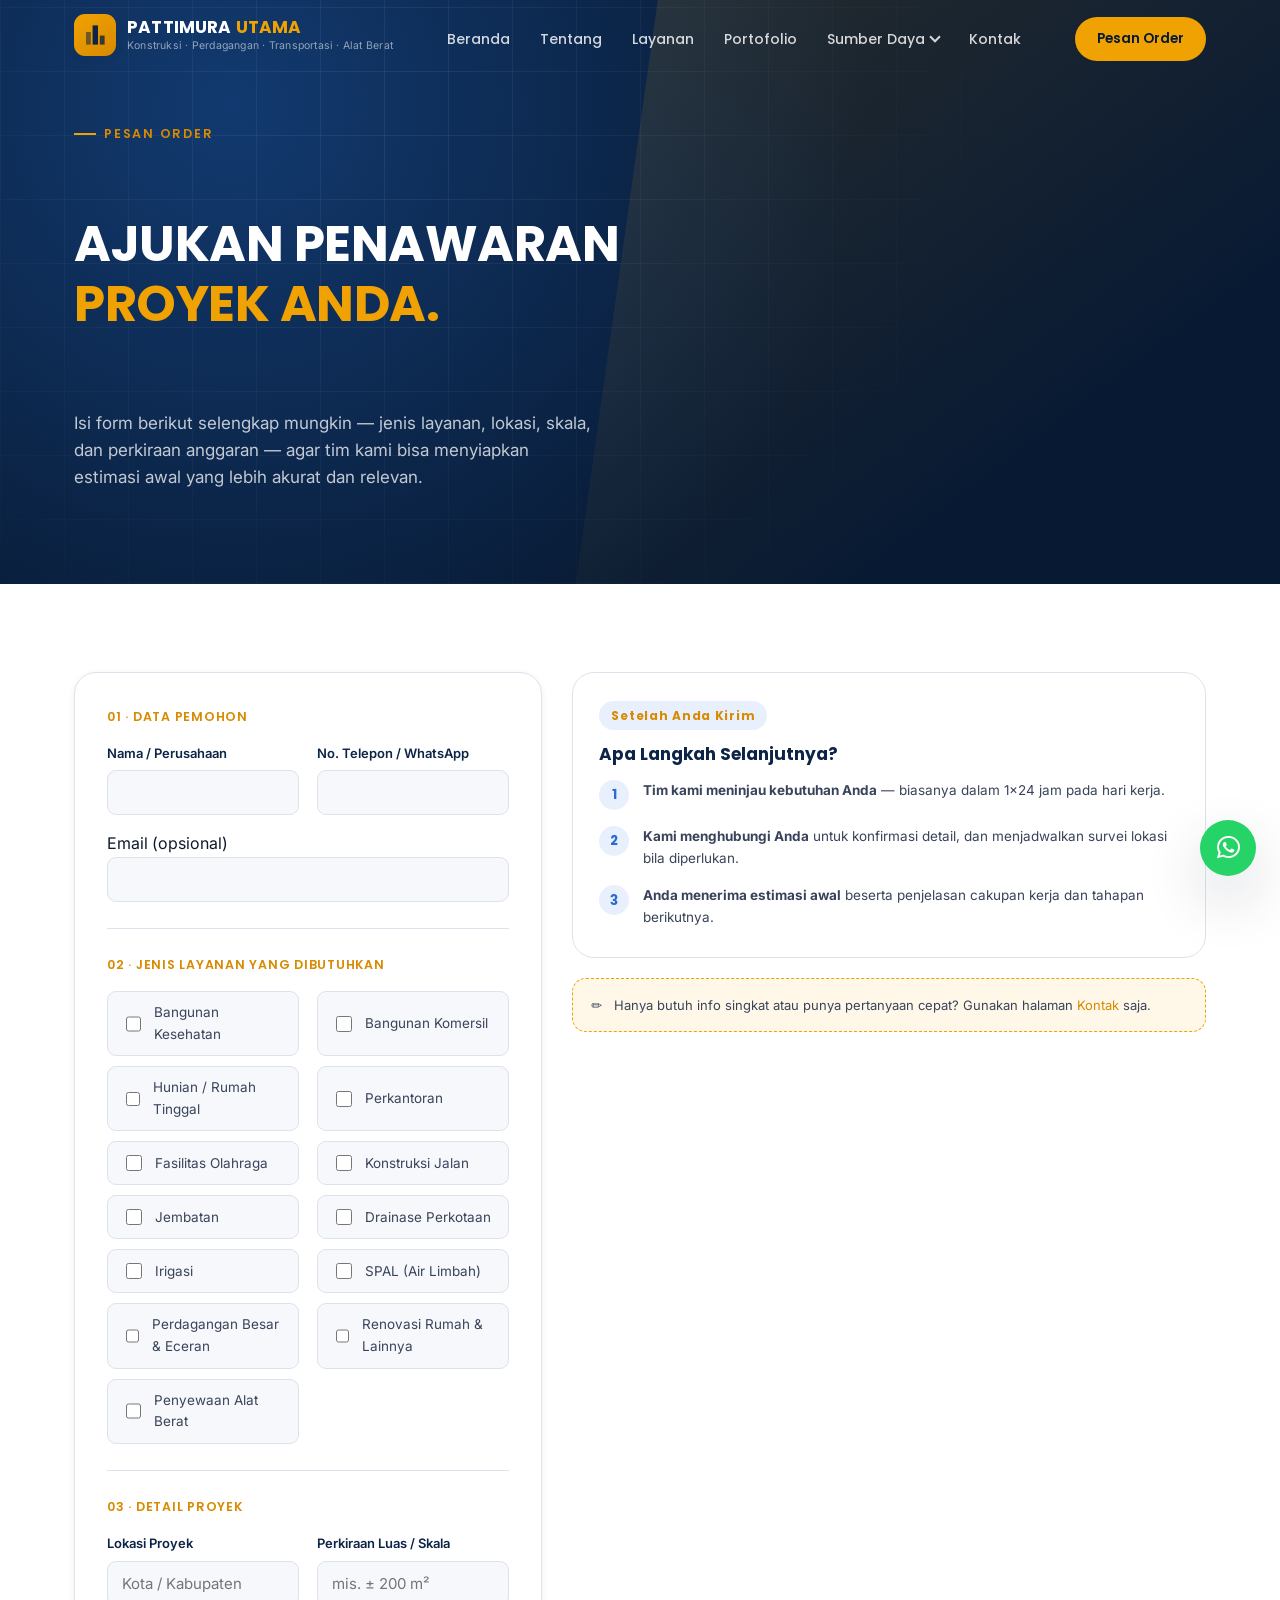
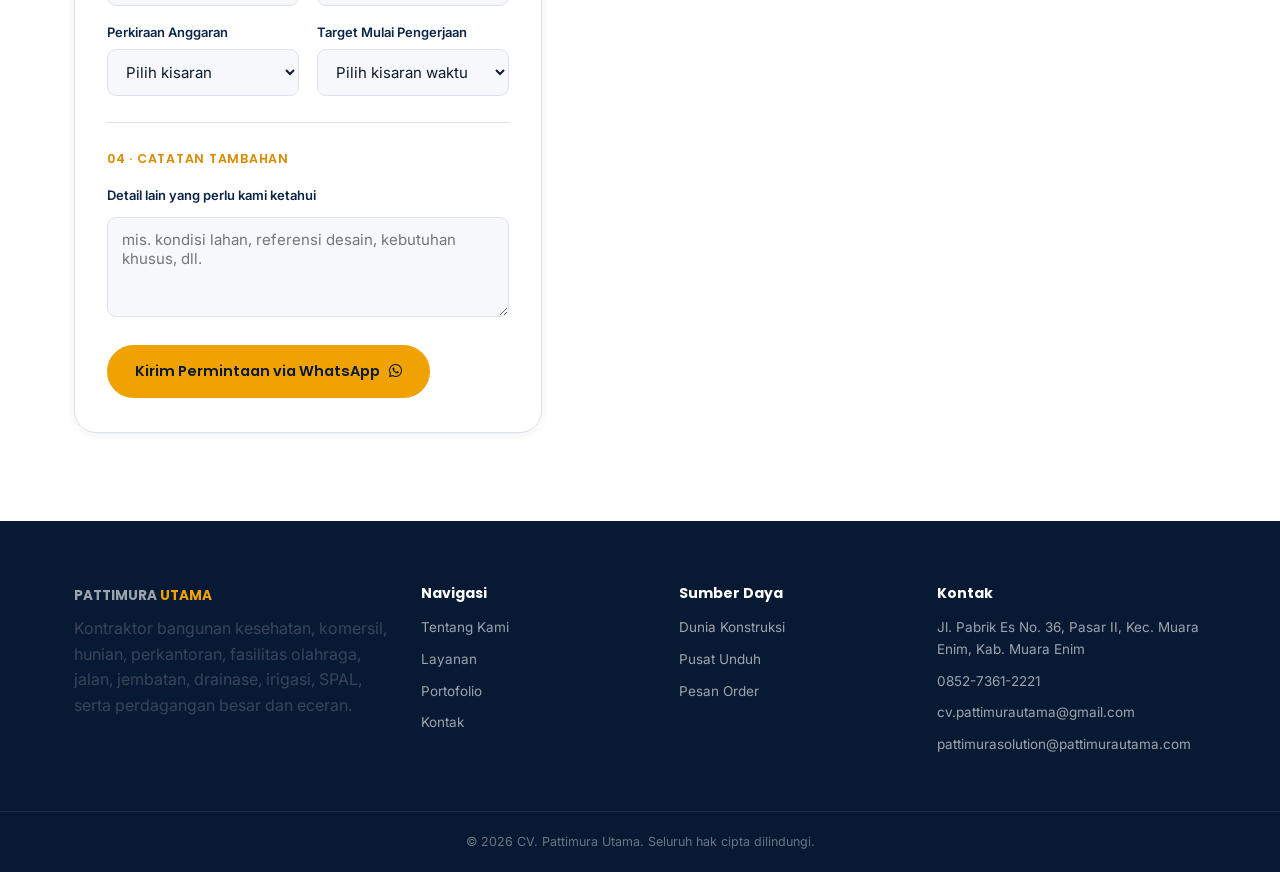
<file: pesan-order.html>
<!DOCTYPE html>
<html lang="id">
<head>
<meta charset="UTF-8" />
<meta name="viewport" content="width=device-width, initial-scale=1.0" />
<title>Pesan Order — Pattimura Utama</title>
<meta name="description" content="Ajukan permintaan penawaran proyek ke PATTIMURA UTAMA — pilih jenis layanan, lokasi, skala, dan perkiraan anggaran proyek Anda." />
<meta name="robots" content="index, follow" />
<link rel="canonical" href="https://www.pattimurautama.com/pesan-order.html" />
<meta property="og:type" content="website" />
<meta property="og:site_name" content="Pattimura Utama" />
<meta property="og:locale" content="id_ID" />
<meta property="og:title" content="Pesan Order — Pattimura Utama" />
<meta property="og:description" content="Ajukan permintaan penawaran proyek ke PATTIMURA UTAMA — pilih jenis layanan, lokasi, skala, dan perkiraan anggaran proyek Anda." />
<meta property="og:url" content="https://www.pattimurautama.com/pesan-order.html" />
<meta name="twitter:card" content="summary" />
<link rel="preconnect" href="https://fonts.googleapis.com" />
<link rel="preconnect" href="https://fonts.gstatic.com" crossorigin />
<link href="https://fonts.googleapis.com/css2?family=Inter:wght@400;500;600;700&family=Poppins:wght@500;600;700&display=swap" rel="stylesheet" />
<link rel="stylesheet" href="https://cdnjs.cloudflare.com/ajax/libs/font-awesome/6.5.1/css/all.min.css" />
<link rel="stylesheet" href="style.css" />
</head>
<body>

<header class="site">
  <div class="nav-wrap">
    <a class="brand" href="index.html">
      <div class="brand-mark"><svg viewBox="0 0 40 40" aria-hidden="true">
        <rect x="16" y="4" width="9" height="32" fill="#0b2447" />
        <rect x="5" y="15" width="8" height="21" fill="#0b2447" opacity="0.55" />
        <rect x="28" y="21" width="8" height="15" fill="#0b2447" opacity="0.8" />
      </svg></div>
      <div class="brand-name">PATTIMURA <span class="u">UTAMA</span><small>Konstruksi &middot; Perdagangan &middot; Transportasi &middot; Alat Berat</small></div>
    </a>
    <nav class="main-nav">
      <a href="index.html">Beranda</a>
      <a href="tentang.html">Tentang</a>
      <a href="layanan.html">Layanan</a>
      <a href="portofolio.html">Portofolio</a>
      <div class="nav-dropdown">
        <a href="dunia-konstruksi.html" class="drop-trigger">Sumber Daya<span class="caret"></span></a>
        <div class="drop-menu">
          <a href="dunia-konstruksi.html">Dunia Konstruksi</a>
          <a href="unduh.html">Pusat Unduh</a>
        </div>
      </div>
      <a href="kontak.html">Kontak</a>
    </nav>
    <div class="nav-actions">
      <a href="pesan-order.html" class="nav-cta">Pesan Order</a>
      <button class="burger" aria-label="Menu"><span></span><span></span><span></span></button>
    </div>
  </div>
</header>
<div class="nav-scrim"></div>

<section class="hero compact">
  <div class="hero-diag"></div>
  <div class="container">
    <div class="hero-grid single">
      <div class="eyebrow">Pesan Order</div>
      <h1>AJUKAN PENAWARAN<br /><em>PROYEK ANDA.</em></h1>
      <p class="hero-tagline">Isi form berikut selengkap mungkin — jenis layanan, lokasi, skala, dan perkiraan anggaran — agar tim kami bisa menyiapkan estimasi awal yang lebih akurat dan relevan.</p>
    </div>
  </div>
</section>

<section class="section-pad">
  <div class="container">
    <div class="contact-grid">

      <div class="contact-form-card">
        <form data-wa-submit>

          <div class="form-section">
            <span class="fs-label">01 &middot; Data Pemohon</span>
            <div class="field-row">
              <div><label for="nama">Nama / Perusahaan</label><input type="text" id="nama" name="nama" required /></div>
              <div><label for="telp">No. Telepon / WhatsApp</label><input type="text" id="telp" name="telp" required /></div>
            </div>
            <div style="margin-top:16px;">
              <label for="email">Email (opsional)</label>
              <input type="email" id="email" name="email" />
            </div>
          </div>

          <div class="form-section">
            <span class="fs-label">02 &middot; Jenis Layanan yang Dibutuhkan</span>
            <div class="check-grid">
              <label class="check-item"><input type="checkbox" name="layanan" value="Bangunan Kesehatan" /><span>Bangunan Kesehatan</span></label>
              <label class="check-item"><input type="checkbox" name="layanan" value="Bangunan Komersil" /><span>Bangunan Komersil</span></label>
              <label class="check-item"><input type="checkbox" name="layanan" value="Hunian / Rumah Tinggal" /><span>Hunian / Rumah Tinggal</span></label>
              <label class="check-item"><input type="checkbox" name="layanan" value="Perkantoran" /><span>Perkantoran</span></label>
              <label class="check-item"><input type="checkbox" name="layanan" value="Fasilitas Olahraga" /><span>Fasilitas Olahraga</span></label>
              <label class="check-item"><input type="checkbox" name="layanan" value="Konstruksi Jalan" /><span>Konstruksi Jalan</span></label>
              <label class="check-item"><input type="checkbox" name="layanan" value="Jembatan" /><span>Jembatan</span></label>
              <label class="check-item"><input type="checkbox" name="layanan" value="Drainase Perkotaan" /><span>Drainase Perkotaan</span></label>
              <label class="check-item"><input type="checkbox" name="layanan" value="Irigasi" /><span>Irigasi</span></label>
              <label class="check-item"><input type="checkbox" name="layanan" value="SPAL" /><span>SPAL (Air Limbah)</span></label>
              <label class="check-item"><input type="checkbox" name="layanan" value="Perdagangan Besar & Eceran" /><span>Perdagangan Besar &amp; Eceran</span></label>
              <label class="check-item"><input type="checkbox" name="layanan" value="Renovasi Rumah" /><span>Renovasi Rumah &amp; Lainnya</span></label>
              <label class="check-item"><input type="checkbox" name="layanan" value="Penyewaan Alat Berat" /><span>Penyewaan Alat Berat</span></label>
            </div>
          </div>

          <div class="form-section">
            <span class="fs-label">03 &middot; Detail Proyek</span>
            <div class="field-row">
              <div><label for="lokasi">Lokasi Proyek</label><input type="text" id="lokasi" name="lokasi" placeholder="Kota / Kabupaten" required /></div>
              <div><label for="skala">Perkiraan Luas / Skala</label><input type="text" id="skala" name="skala" placeholder="mis. ± 200 m²" /></div>
            </div>
            <div class="field-row" style="margin-top:16px;">
              <div>
                <label for="anggaran">Perkiraan Anggaran</label>
                <select id="anggaran" name="anggaran">
                  <option value="">Pilih kisaran</option>
                  <option>Di bawah Rp100 juta</option>
                  <option>Rp100 juta – Rp500 juta</option>
                  <option>Rp500 juta – Rp1 miliar</option>
                  <option>Rp1 miliar – Rp5 miliar</option>
                  <option>Di atas Rp5 miliar</option>
                  <option>Belum tahu, perlu survei dulu</option>
                </select>
              </div>
              <div>
                <label for="mulai">Target Mulai Pengerjaan</label>
                <select id="mulai" name="mulai">
                  <option value="">Pilih kisaran waktu</option>
                  <option>Secepatnya</option>
                  <option>1–3 bulan ke depan</option>
                  <option>3–6 bulan ke depan</option>
                  <option>Lebih dari 6 bulan</option>
                  <option>Masih tahap perencanaan</option>
                </select>
              </div>
            </div>
          </div>

          <div class="form-section">
            <span class="fs-label">04 &middot; Catatan Tambahan</span>
            <label for="catatan">Detail lain yang perlu kami ketahui</label>
            <textarea id="catatan" name="catatan" placeholder="mis. kondisi lahan, referensi desain, kebutuhan khusus, dll."></textarea>
          </div>

          <button type="submit" class="btn btn-primary">Kirim Permintaan via WhatsApp <i class="fa-brands fa-whatsapp"></i></button>
        </form>
      </div>

      <div>
        <div class="card" style="margin-bottom:20px;">
          <div class="tag">Setelah Anda Kirim</div>
          <h3 style="margin-bottom:16px;">Apa Langkah Selanjutnya?</h3>
          <div class="next-steps">
            <div class="ns-item"><div class="ns-num">1</div><p><strong>Tim kami meninjau kebutuhan Anda</strong> — biasanya dalam 1×24 jam pada hari kerja.</p></div>
            <div class="ns-item"><div class="ns-num">2</div><p><strong>Kami menghubungi Anda</strong> untuk konfirmasi detail, dan menjadwalkan survei lokasi bila diperlukan.</p></div>
            <div class="ns-item"><div class="ns-num">3</div><p><strong>Anda menerima estimasi awal</strong> beserta penjelasan cakupan kerja dan tahapan berikutnya.</p></div>
          </div>
        </div>
        <div class="callout-edit">
          <span>✏️</span>
          <span>Hanya butuh info singkat atau punya pertanyaan cepat? Gunakan halaman <a href="kontak.html" style="color:var(--gold-600);">Kontak</a> saja.</span>
        </div>
      </div>

    </div>
  </div>
</section>

<footer class="site">
  <div class="footer-grid">
    <div class="fcol">
      <div class="fbrand">PATTIMURA <span class="u">UTAMA</span></div>
      <p>Kontraktor bangunan kesehatan, komersil, hunian, perkantoran, fasilitas olahraga, jalan, jembatan, drainase, irigasi, SPAL, serta perdagangan besar dan eceran.</p>
    </div>
    <div class="fcol">
      <h4>Navigasi</h4>
      <a href="tentang.html">Tentang Kami</a>
      <a href="layanan.html">Layanan</a>
      <a href="portofolio.html">Portofolio</a>
      <a href="kontak.html">Kontak</a>
    </div>
    <div class="fcol">
      <h4>Sumber Daya</h4>
      <a href="dunia-konstruksi.html">Dunia Konstruksi</a>
      <a href="unduh.html">Pusat Unduh</a>
      <a href="pesan-order.html">Pesan Order</a>
    </div>
    <div class="fcol">
      <h4>Kontak</h4>
      <div>Jl. Pabrik Es No. 36, Pasar II, Kec. Muara Enim, Kab. Muara Enim</div>
      <div>0852-7361-2221</div>
      <div>cv.pattimurautama@gmail.com</div>
      <div>pattimurasolution@pattimurautama.com</div>
    </div>
  </div>
  <div class="footer-bottom">© <span id="year"></span> CV. Pattimura Utama. Seluruh hak cipta dilindungi.</div>
</footer>

<a href="https://wa.me/6285273612221" class="wa-float" target="_blank" rel="noopener" aria-label="Hubungi via WhatsApp"><i class="fa-brands fa-whatsapp"></i></a>
<button class="to-top" aria-label="Kembali ke atas"><i class="fa-solid fa-arrow-up"></i></button>

<script src="script.js"></script>
</body>
</html>
</file>
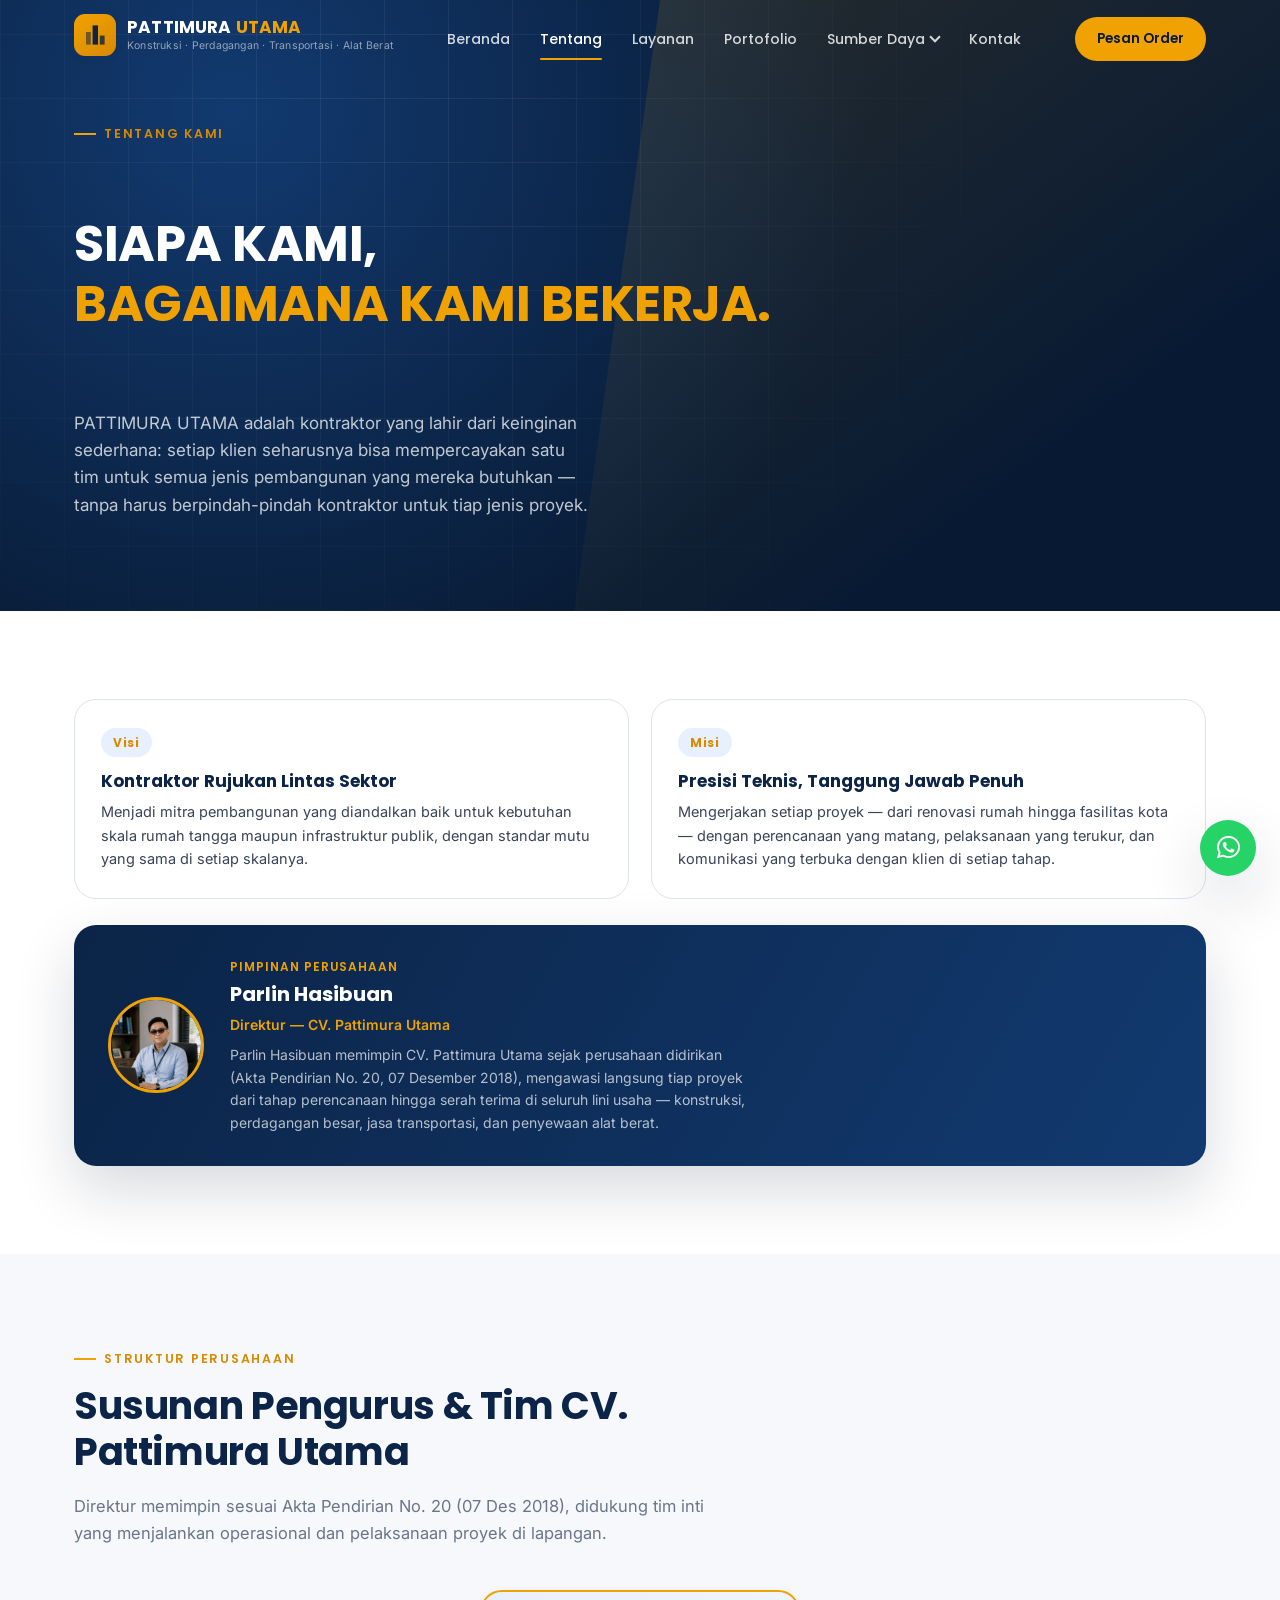
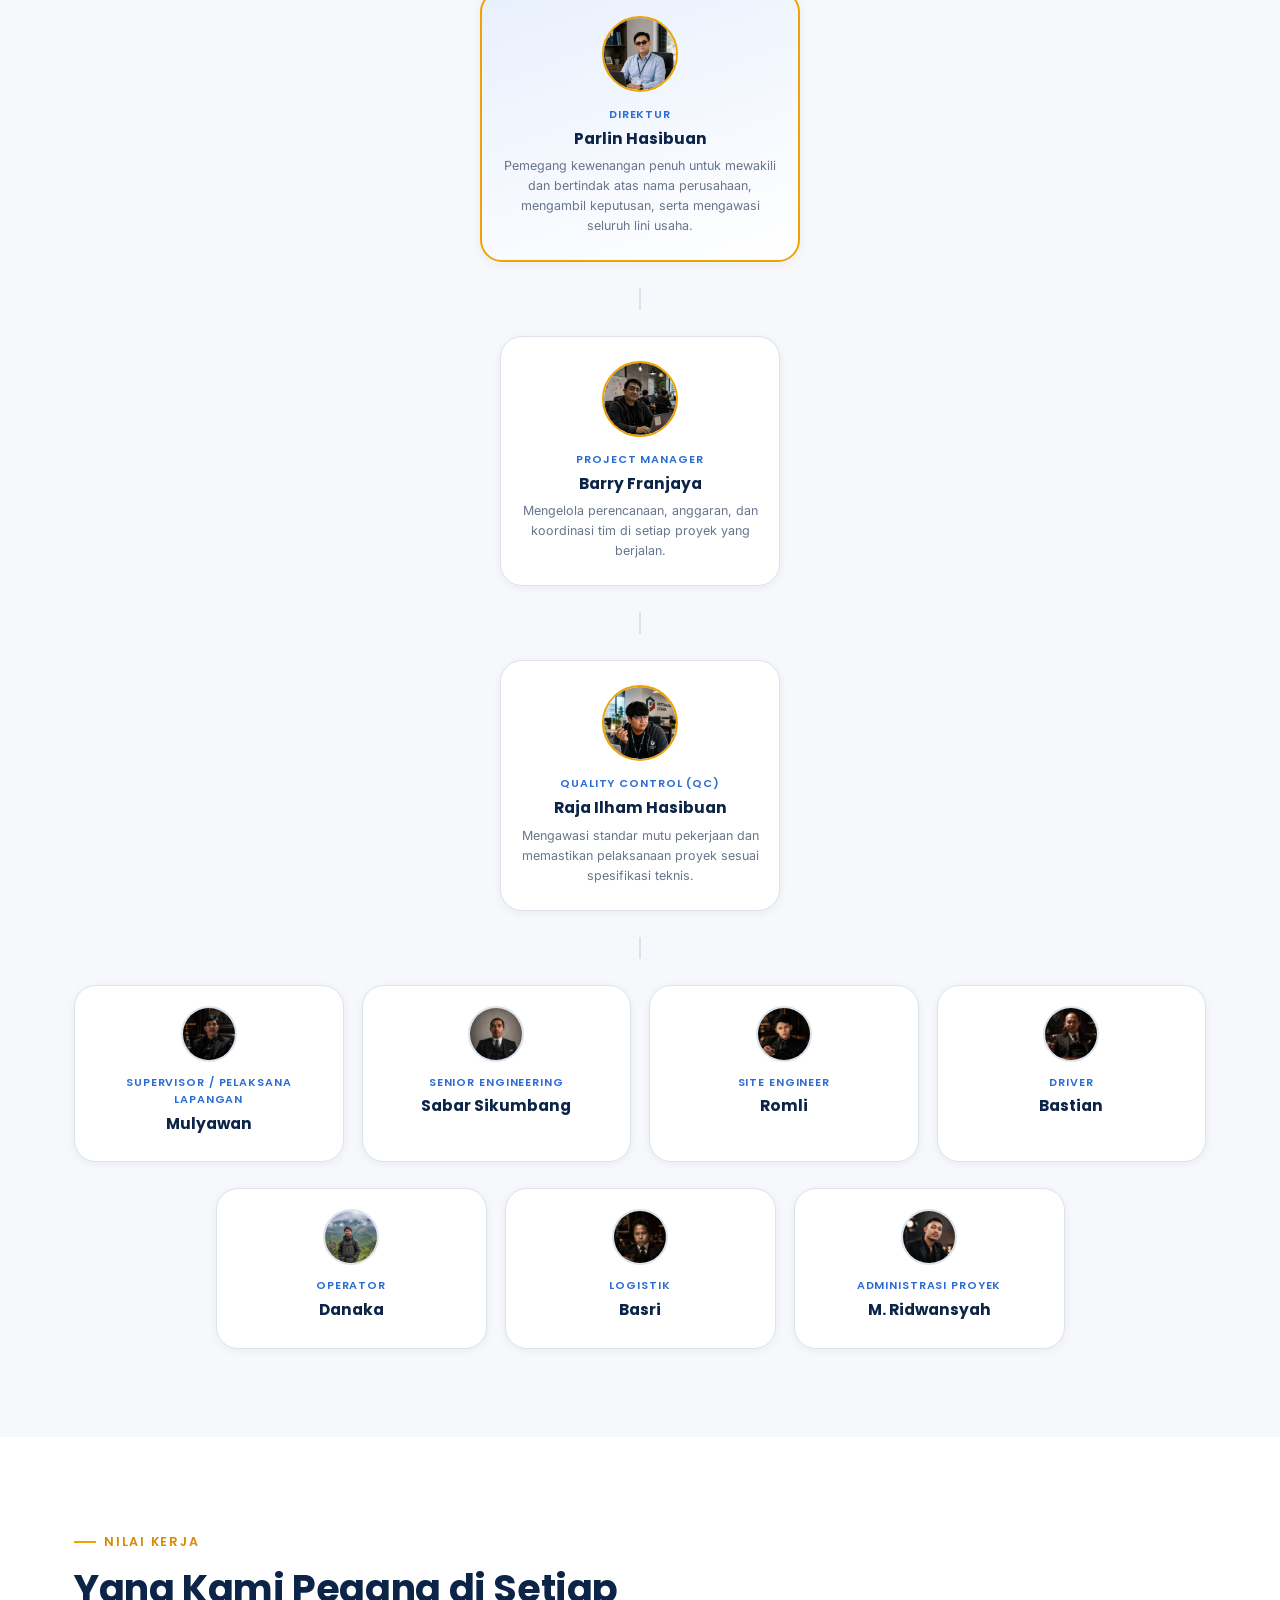
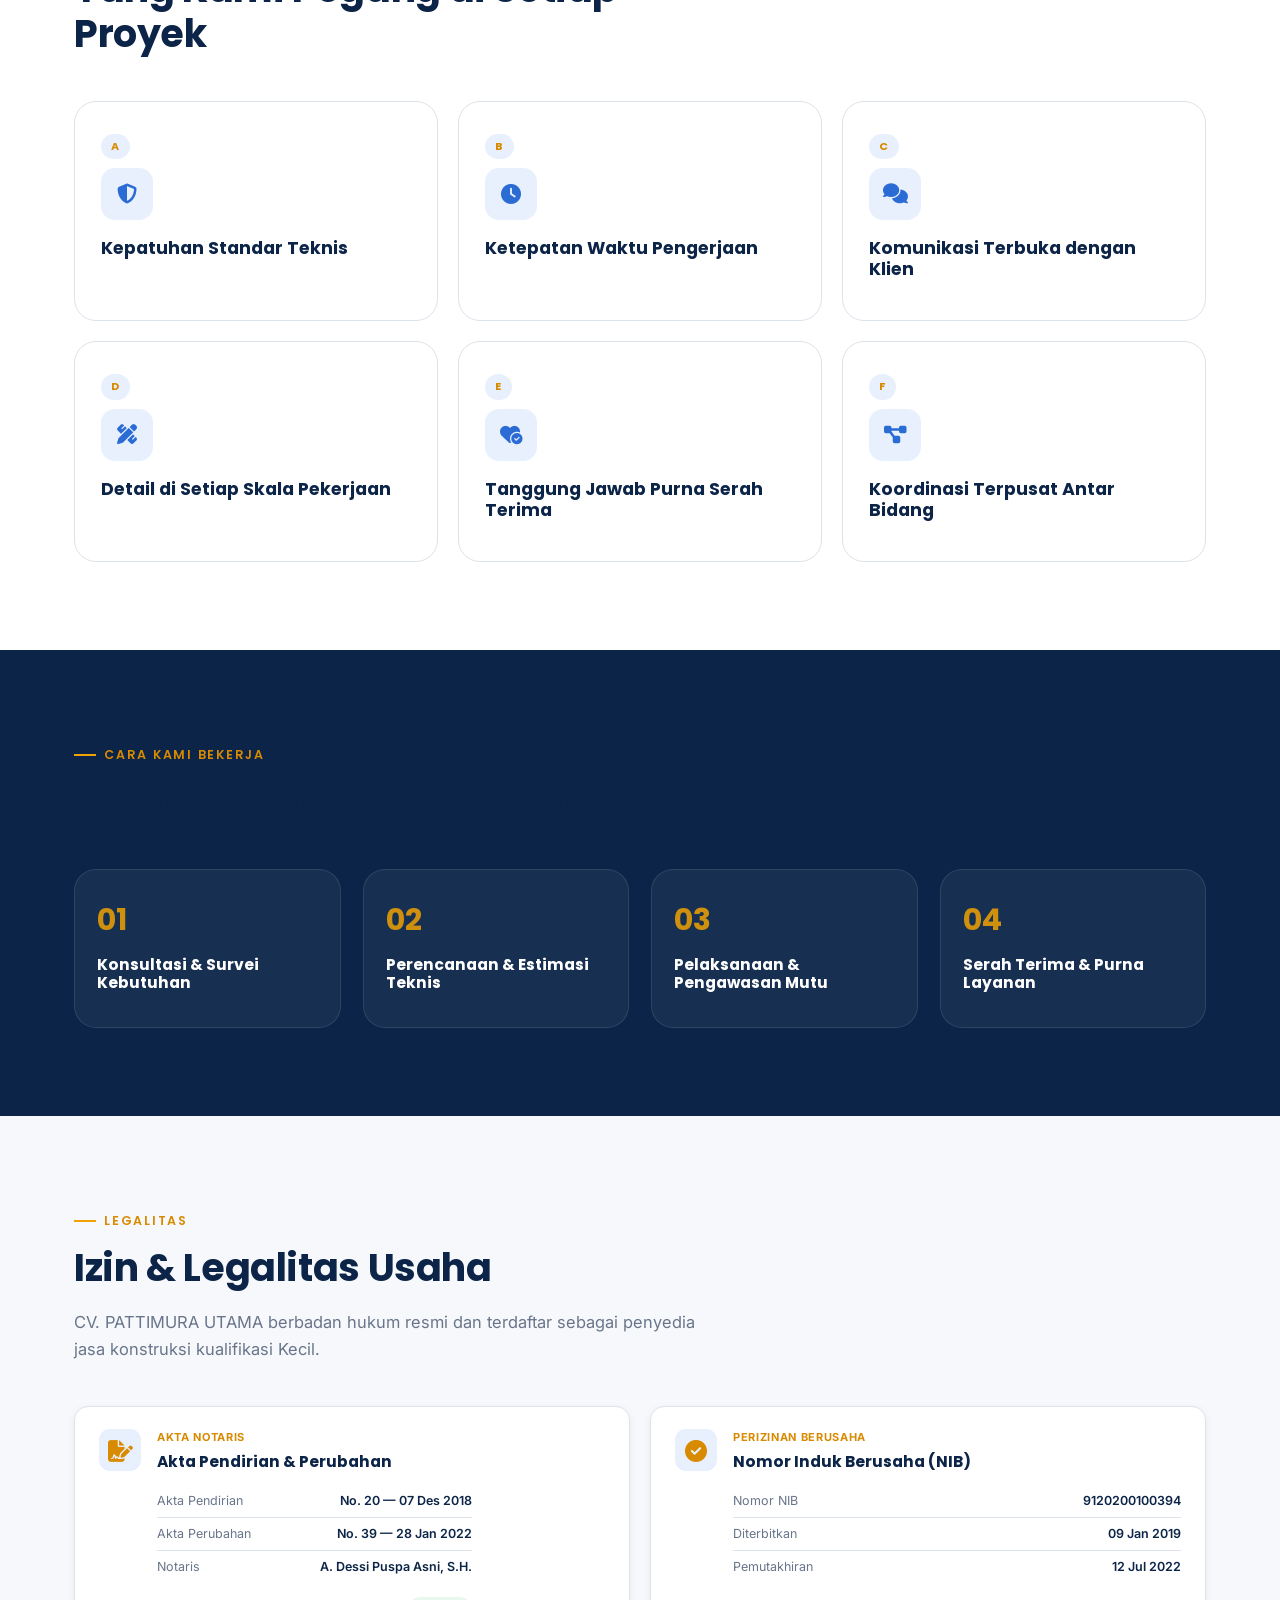
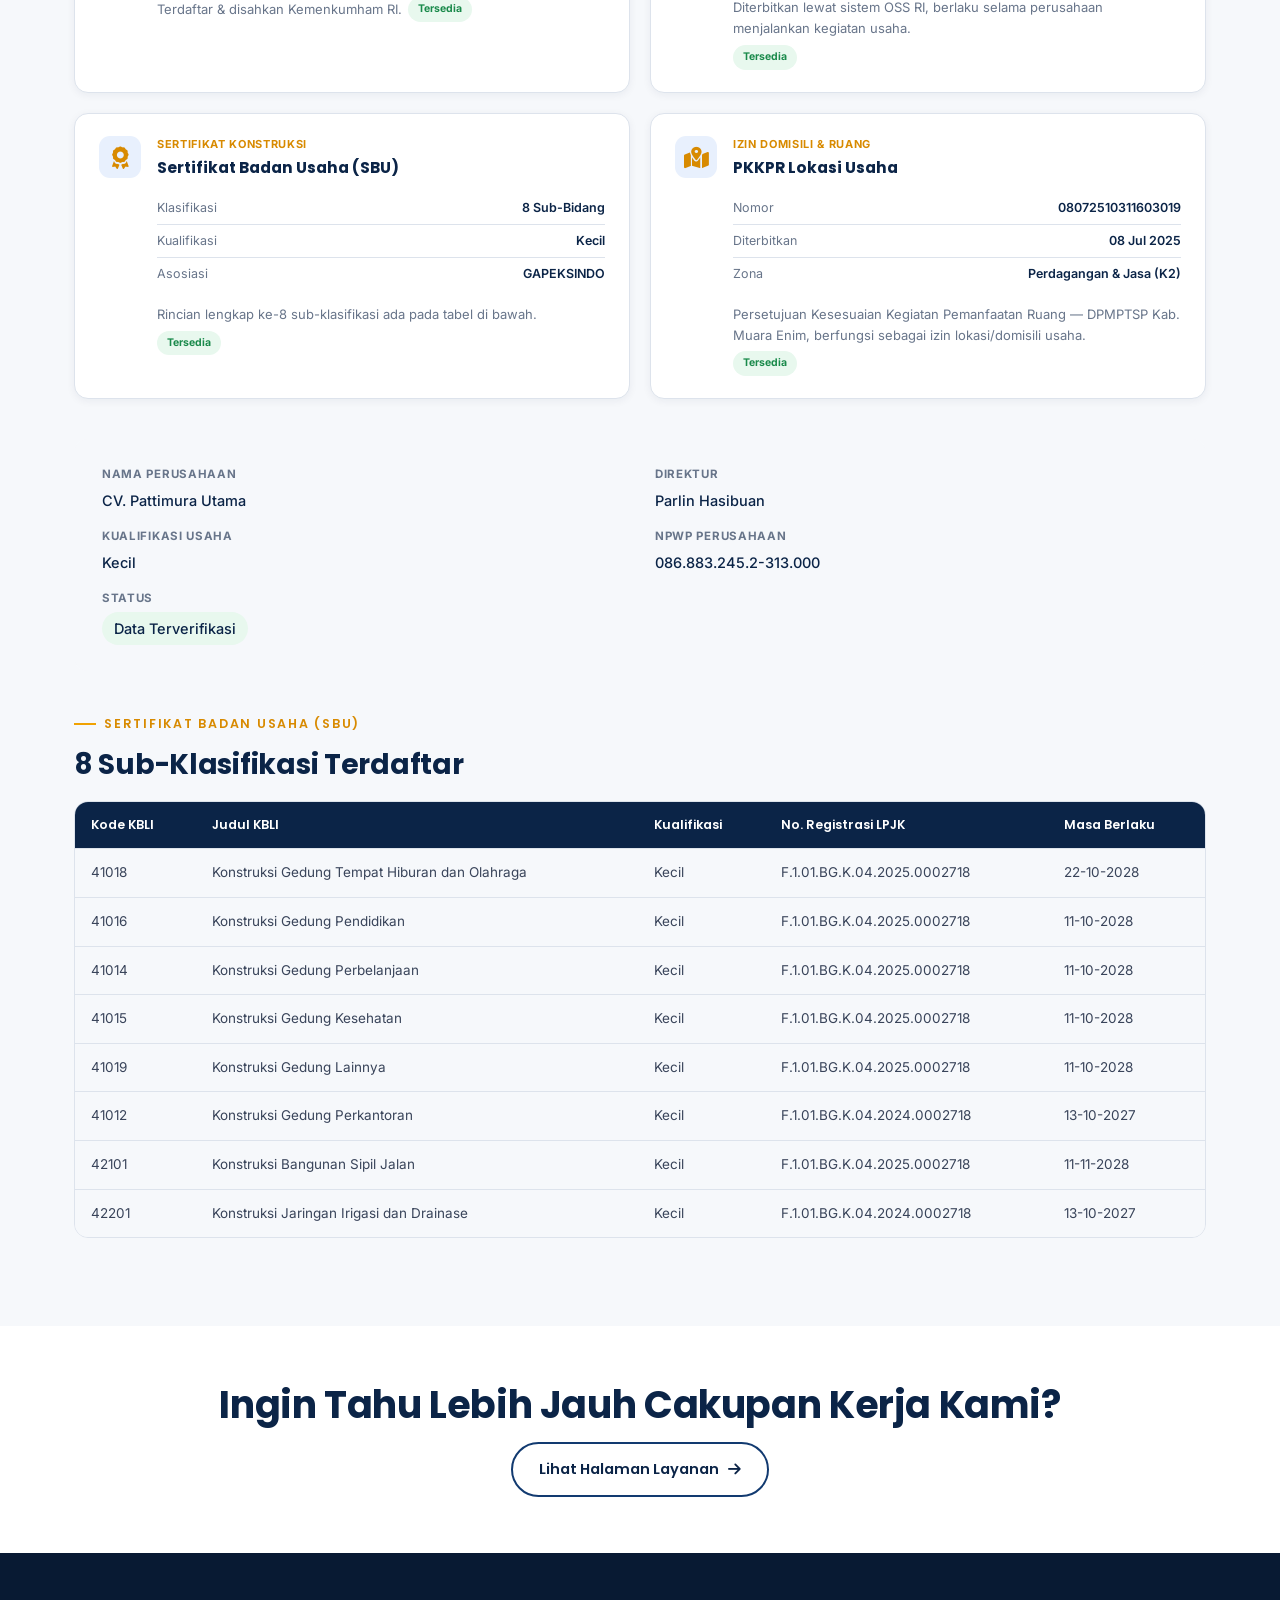
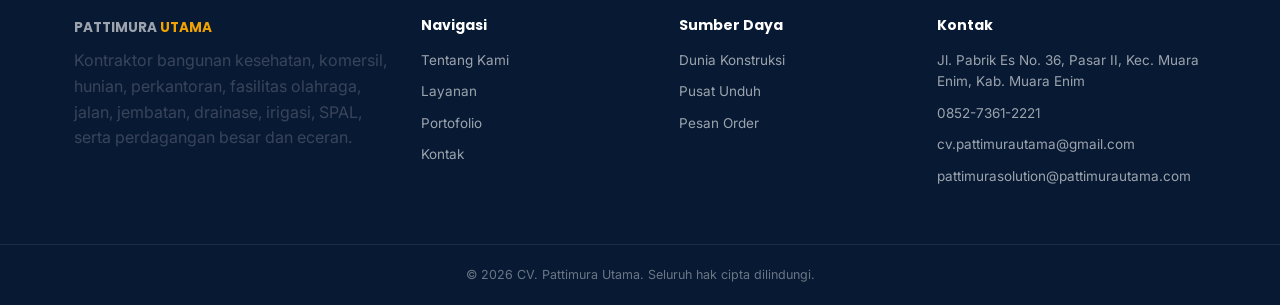
<file: tentang.html>
<!DOCTYPE html>
<html lang="id">
<head>
<meta charset="UTF-8" />
<meta name="viewport" content="width=device-width, initial-scale=1.0" />
<title>Tentang Kami — Pattimura Utama</title>
<meta name="description" content="Profil CV. Pattimura Utama — kontraktor multi-sektor di Muara Enim, Sumatera Selatan. Visi, misi, dan legalitas usaha kami (NIB, Akta, SBU, PKKPR)." />
<meta name="robots" content="index, follow" />
<link rel="canonical" href="https://www.pattimurautama.com/tentang.html" />
<meta property="og:type" content="website" />
<meta property="og:site_name" content="Pattimura Utama" />
<meta property="og:locale" content="id_ID" />
<meta property="og:title" content="Tentang Kami — Pattimura Utama" />
<meta property="og:description" content="Profil CV. Pattimura Utama — kontraktor multi-sektor di Muara Enim, Sumatera Selatan. Visi, misi, dan legalitas usaha kami (NIB, Akta, SBU, PKKPR)." />
<meta property="og:url" content="https://www.pattimurautama.com/tentang.html" />
<meta name="twitter:card" content="summary" />
<script type="application/ld+json">
{
  "@context": "https://schema.org",
  "@type": "Person",
  "name": "Parlin Hasibuan",
  "jobTitle": "Direktur",
  "worksFor": {
    "@type": "GeneralContractor",
    "name": "CV. Pattimura Utama",
    "url": "https://www.pattimurautama.com/"
  }
}
</script>
<link rel="preconnect" href="https://fonts.googleapis.com" />
<link rel="preconnect" href="https://fonts.gstatic.com" crossorigin />
<link href="https://fonts.googleapis.com/css2?family=Inter:wght@400;500;600;700&family=Poppins:wght@500;600;700&display=swap" rel="stylesheet" />
<link rel="stylesheet" href="https://cdnjs.cloudflare.com/ajax/libs/font-awesome/6.5.1/css/all.min.css" />
<link rel="stylesheet" href="style.css" />
</head>
<body>

<header class="site">
  <div class="nav-wrap">
    <a class="brand" href="index.html">
      <div class="brand-mark"><svg viewBox="0 0 40 40" aria-hidden="true">
        <rect x="16" y="4" width="9" height="32" fill="#0b2447" />
        <rect x="5" y="15" width="8" height="21" fill="#0b2447" opacity="0.55" />
        <rect x="28" y="21" width="8" height="15" fill="#0b2447" opacity="0.8" />
      </svg></div>
      <div class="brand-name">PATTIMURA <span class="u">UTAMA</span><small>Konstruksi &middot; Perdagangan &middot; Transportasi &middot; Alat Berat</small></div>
    </a>
    <nav class="main-nav">
      <a href="index.html">Beranda</a>
      <a href="tentang.html" class="active">Tentang</a>
      <a href="layanan.html">Layanan</a>
      <a href="portofolio.html">Portofolio</a>
      <div class="nav-dropdown">
        <a href="dunia-konstruksi.html" class="drop-trigger">Sumber Daya<span class="caret"></span></a>
        <div class="drop-menu">
          <a href="dunia-konstruksi.html">Dunia Konstruksi</a>
          <a href="unduh.html">Pusat Unduh</a>
        </div>
      </div>
      <a href="kontak.html">Kontak</a>
    </nav>
    <div class="nav-actions">
      <a href="pesan-order.html" class="nav-cta">Pesan Order</a>
      <button class="burger" aria-label="Menu"><span></span><span></span><span></span></button>
    </div>
  </div>
</header>
<div class="nav-scrim"></div>

<section class="hero compact">
  <div class="hero-diag"></div>
  <div class="container">
    <div class="hero-grid single">
      <div class="eyebrow">Tentang Kami</div>
      <h1>SIAPA KAMI,<br /><em>BAGAIMANA KAMI BEKERJA.</em></h1>
      <p class="hero-tagline">PATTIMURA UTAMA adalah kontraktor yang lahir dari keinginan sederhana: setiap klien seharusnya bisa mempercayakan satu tim untuk semua jenis pembangunan yang mereka butuhkan — tanpa harus berpindah-pindah kontraktor untuk tiap jenis proyek.</p>
    </div>
  </div>
</section>

<section class="section-pad">
  <div class="container">
    <div class="card-grid">
      <div class="card" data-reveal>
        <div class="tag">Visi</div>
        <h3>Kontraktor Rujukan Lintas Sektor</h3>
        <p>Menjadi mitra pembangunan yang diandalkan baik untuk kebutuhan skala rumah tangga maupun infrastruktur publik, dengan standar mutu yang sama di setiap skalanya.</p>
      </div>
      <div class="card" data-reveal>
        <div class="tag">Misi</div>
        <h3>Presisi Teknis, Tanggung Jawab Penuh</h3>
        <p>Mengerjakan setiap proyek — dari renovasi rumah hingga fasilitas kota — dengan perencanaan yang matang, pelaksanaan yang terukur, dan komunikasi yang terbuka dengan klien di setiap tahap.</p>
      </div>
    </div>

    <div class="leader-card" style="margin-top:26px;" itemscope itemtype="https://schema.org/Person">
      <img class="leader-avatar" src="img/team/parlin-hasibuan.jpg" alt="Parlin Hasibuan" />
      <div>
        <div class="leader-role">Pimpinan Perusahaan</div>
        <h3 itemprop="name">Parlin Hasibuan</h3>
        <p itemprop="jobTitle" style="color:var(--gold-500); font-weight:600; margin-bottom:8px;">Direktur — CV. Pattimura Utama</p>
        <p>Parlin Hasibuan memimpin CV. Pattimura Utama sejak perusahaan didirikan (Akta Pendirian No. 20, 07 Desember 2018), mengawasi langsung tiap proyek dari tahap perencanaan hingga serah terima di seluruh lini usaha — konstruksi, perdagangan besar, jasa transportasi, dan penyewaan alat berat.</p>
      </div>
    </div>
  </div>
</section>

<section class="section-pad bg-gray">
  <div class="container">
    <div class="section-head">
      <div class="eyebrow">Struktur Perusahaan</div>
      <h2 class="section-title">Susunan Pengurus &amp; Tim CV. Pattimura Utama</h2>
      <p class="section-sub">Direktur memimpin sesuai Akta Pendirian No. 20 (07 Des 2018), didukung tim inti yang menjalankan operasional dan pelaksanaan proyek di lapangan.</p>
    </div>

    <div class="org-chart">
      <div class="org-tier">
        <div class="org-card org-card-lead">
          <img class="org-avatar org-avatar-lg" src="img/team/parlin-hasibuan.jpg" alt="Parlin Hasibuan" />
          <div class="org-role">Direktur</div>
          <h3>Parlin Hasibuan</h3>
          <p>Pemegang kewenangan penuh untuk mewakili dan bertindak atas nama perusahaan, mengambil keputusan, serta mengawasi seluruh lini usaha.</p>
        </div>
      </div>
      <div class="org-connector"></div>
      <div class="org-tier">
        <div class="org-card">
          <img class="org-avatar org-avatar-lg" src="img/team/barry-franjaya.jpg" alt="Barry Franjaya" />
          <div class="org-role">Project Manager</div>
          <h3>Barry Franjaya</h3>
          <p>Mengelola perencanaan, anggaran, dan koordinasi tim di setiap proyek yang berjalan.</p>
        </div>
      </div>
      <div class="org-connector"></div>
      <div class="org-tier">
        <div class="org-card">
          <img class="org-avatar org-avatar-lg" src="img/team/raja-ilham-hasibuan.jpg" alt="Raja Ilham Hasibuan" />
          <div class="org-role">Quality Control (QC)</div>
          <h3>Raja Ilham Hasibuan</h3>
          <p>Mengawasi standar mutu pekerjaan dan memastikan pelaksanaan proyek sesuai spesifikasi teknis.</p>
        </div>
      </div>
      <div class="org-connector"></div>
      <div class="org-tier-row">
        <div class="org-card org-card-sm">
          <img class="org-avatar" src="img/team/mulyawan.jpg" alt="Mulyawan" />
          <div class="org-role">Supervisor / Pelaksana Lapangan</div>
          <h3>Mulyawan</h3>
        </div>
        <div class="org-card org-card-sm">
          <img class="org-avatar" src="img/team/sabar-sikumbang.jpg" alt="Sabar Sikumbang" />
          <div class="org-role">Senior Engineering</div>
          <h3>Sabar Sikumbang</h3>
        </div>
        <div class="org-card org-card-sm">
          <img class="org-avatar" src="img/team/romli.jpg" alt="Romli" />
          <div class="org-role">Site Engineer</div>
          <h3>Romli</h3>
        </div>
        <div class="org-card org-card-sm">
          <img class="org-avatar" src="img/team/bastian.jpg" alt="Bastian" />
          <div class="org-role">Driver</div>
          <h3>Bastian</h3>
        </div>
      </div>
      <div class="org-tier-row" style="grid-template-columns:repeat(3,1fr); max-width:75%;">
        <div class="org-card org-card-sm">
          <img class="org-avatar" src="img/team/danaka.jpg" alt="Danaka" />
          <div class="org-role">Operator</div>
          <h3>Danaka</h3>
        </div>
        <div class="org-card org-card-sm">
          <img class="org-avatar" src="img/team/basri.jpg" alt="Basri" />
          <div class="org-role">Logistik</div>
          <h3>Basri</h3>
        </div>
        <div class="org-card org-card-sm">
          <img class="org-avatar" src="img/team/m-ridwansyah.jpg" alt="M. Ridwansyah" />
          <div class="org-role">Administrasi Proyek</div>
          <h3>M. Ridwansyah</h3>
        </div>
      </div>
    </div>
  </div>
</section>

<section class="section-pad">
  <div class="container">
    <div class="section-head">
      <div class="eyebrow">Nilai Kerja</div>
      <h2 class="section-title">Yang Kami Pegang di Setiap Proyek</h2>
    </div>
    <div class="index-grid">
      <div class="service-card" data-reveal><span class="story-step">A</span><div class="service-icon"><i class="fa-solid fa-shield-halved"></i></div><h3>Kepatuhan Standar Teknis</h3></div>
      <div class="service-card" data-reveal><span class="story-step">B</span><div class="service-icon"><i class="fa-solid fa-clock"></i></div><h3>Ketepatan Waktu Pengerjaan</h3></div>
      <div class="service-card" data-reveal><span class="story-step">C</span><div class="service-icon"><i class="fa-solid fa-comments"></i></div><h3>Komunikasi Terbuka dengan Klien</h3></div>
      <div class="service-card" data-reveal><span class="story-step">D</span><div class="service-icon"><i class="fa-solid fa-pen-ruler"></i></div><h3>Detail di Setiap Skala Pekerjaan</h3></div>
      <div class="service-card" data-reveal><span class="story-step">E</span><div class="service-icon"><i class="fa-solid fa-heart-circle-check"></i></div><h3>Tanggung Jawab Purna Serah Terima</h3></div>
      <div class="service-card" data-reveal><span class="story-step">F</span><div class="service-icon"><i class="fa-solid fa-diagram-project"></i></div><h3>Koordinasi Terpusat Antar Bidang</h3></div>
    </div>
  </div>
</section>

<section class="process-bg section-pad">
  <div class="container">
    <div class="section-head">
      <div class="eyebrow">Cara Kami Bekerja</div>
      <h2 class="section-title">Empat Tahap, Satu Standar Mutu</h2>
    </div>
    <div class="process-steps">
      <div class="process-step" data-reveal><div class="pstep-num">01</div><h3>Konsultasi &amp; Survei Kebutuhan</h3></div>
      <div class="process-step" data-reveal><div class="pstep-num">02</div><h3>Perencanaan &amp; Estimasi Teknis</h3></div>
      <div class="process-step" data-reveal><div class="pstep-num">03</div><h3>Pelaksanaan &amp; Pengawasan Mutu</h3></div>
      <div class="process-step" data-reveal><div class="pstep-num">04</div><h3>Serah Terima &amp; Purna Layanan</h3></div>
    </div>
  </div>
</section>

<section class="section-pad bg-gray">
  <div class="container">
    <div class="section-head">
      <div class="eyebrow">Legalitas</div>
      <h2 class="section-title">Izin &amp; Legalitas Usaha</h2>
      <p class="section-sub">CV. PATTIMURA UTAMA berbadan hukum resmi dan terdaftar sebagai penyedia jasa konstruksi kualifikasi Kecil.</p>
    </div>

    <div class="legal-grid">
      <div class="legal-doc">
        <div class="doc-icon"><i class="fa-solid fa-file-signature"></i></div>
        <div>
          <div class="doc-cat">Akta Notaris</div>
          <h3>Akta Pendirian &amp; Perubahan</h3>
          <div class="legal-doc-facts">
            <div class="lf-row"><span>Akta Pendirian</span><span>No. 20 — 07 Des 2018</span></div>
            <div class="lf-row"><span>Akta Perubahan</span><span>No. 39 — 28 Jan 2022</span></div>
            <div class="lf-row"><span>Notaris</span><span>A. Dessi Puspa Asni, S.H.</span></div>
          </div>
          <p class="legal-doc-note">Terdaftar &amp; disahkan Kemenkumham RI. <span class="badge badge-ready">Tersedia</span></p>
        </div>
      </div>

      <div class="legal-doc">
        <div class="doc-icon"><i class="fa-solid fa-circle-check"></i></div>
        <div>
          <div class="doc-cat">Perizinan Berusaha</div>
          <h3>Nomor Induk Berusaha (NIB)</h3>
          <div class="legal-doc-facts">
            <div class="lf-row"><span>Nomor NIB</span><span>9120200100394</span></div>
            <div class="lf-row"><span>Diterbitkan</span><span>09 Jan 2019</span></div>
            <div class="lf-row"><span>Pemutakhiran</span><span>12 Jul 2022</span></div>
          </div>
          <p class="legal-doc-note">Diterbitkan lewat sistem OSS RI, berlaku selama perusahaan menjalankan kegiatan usaha. <span class="badge badge-ready">Tersedia</span></p>
        </div>
      </div>

      <div class="legal-doc">
        <div class="doc-icon"><i class="fa-solid fa-award"></i></div>
        <div>
          <div class="doc-cat">Sertifikat Konstruksi</div>
          <h3>Sertifikat Badan Usaha (SBU)</h3>
          <div class="legal-doc-facts">
            <div class="lf-row"><span>Klasifikasi</span><span>8 Sub-Bidang</span></div>
            <div class="lf-row"><span>Kualifikasi</span><span>Kecil</span></div>
            <div class="lf-row"><span>Asosiasi</span><span>GAPEKSINDO</span></div>
          </div>
          <p class="legal-doc-note">Rincian lengkap ke-8 sub-klasifikasi ada pada tabel di bawah. <span class="badge badge-ready">Tersedia</span></p>
        </div>
      </div>

      <div class="legal-doc">
        <div class="doc-icon"><i class="fa-solid fa-map-location-dot"></i></div>
        <div>
          <div class="doc-cat">Izin Domisili &amp; Ruang</div>
          <h3>PKKPR Lokasi Usaha</h3>
          <div class="legal-doc-facts">
            <div class="lf-row"><span>Nomor</span><span>08072510311603019</span></div>
            <div class="lf-row"><span>Diterbitkan</span><span>08 Jul 2025</span></div>
            <div class="lf-row"><span>Zona</span><span>Perdagangan &amp; Jasa (K2)</span></div>
          </div>
          <p class="legal-doc-note">Persetujuan Kesesuaian Kegiatan Pemanfaatan Ruang — DPMPTSP Kab. Muara Enim, berfungsi sebagai izin lokasi/domisili usaha. <span class="badge badge-ready">Tersedia</span></p>
        </div>
      </div>
    </div>

    <div class="contact-info-mini">
      <div><b>Nama Perusahaan</b><span>CV. Pattimura Utama</span></div>
      <div><b>Direktur</b><span>Parlin Hasibuan</span></div>
      <div><b>Kualifikasi Usaha</b><span>Kecil</span></div>
      <div><b>NPWP Perusahaan</b><span>086.883.245.2-313.000</span></div>
      <div><b>Status</b><span class="status-badge">Data Terverifikasi</span></div>
    </div>

    <div class="section-head" style="margin-bottom:20px;">
      <div class="eyebrow">Sertifikat Badan Usaha (SBU)</div>
      <h2 class="section-title" style="font-size:clamp(22px,3vw,28px);">8 Sub-Klasifikasi Terdaftar</h2>
    </div>
    <div class="sbu-table-wrap">
      <table class="sbu-table">
        <thead>
          <tr><th>Kode KBLI</th><th>Judul KBLI</th><th>Kualifikasi</th><th>No. Registrasi LPJK</th><th>Masa Berlaku</th></tr>
        </thead>
        <tbody>
          <tr><td>41018</td><td>Konstruksi Gedung Tempat Hiburan dan Olahraga</td><td>Kecil</td><td>F.1.01.BG.K.04.2025.0002718</td><td>22-10-2028</td></tr>
          <tr><td>41016</td><td>Konstruksi Gedung Pendidikan</td><td>Kecil</td><td>F.1.01.BG.K.04.2025.0002718</td><td>11-10-2028</td></tr>
          <tr><td>41014</td><td>Konstruksi Gedung Perbelanjaan</td><td>Kecil</td><td>F.1.01.BG.K.04.2025.0002718</td><td>11-10-2028</td></tr>
          <tr><td>41015</td><td>Konstruksi Gedung Kesehatan</td><td>Kecil</td><td>F.1.01.BG.K.04.2025.0002718</td><td>11-10-2028</td></tr>
          <tr><td>41019</td><td>Konstruksi Gedung Lainnya</td><td>Kecil</td><td>F.1.01.BG.K.04.2025.0002718</td><td>11-10-2028</td></tr>
          <tr><td>41012</td><td>Konstruksi Gedung Perkantoran</td><td>Kecil</td><td>F.1.01.BG.K.04.2024.0002718</td><td>13-10-2027</td></tr>
          <tr><td>42101</td><td>Konstruksi Bangunan Sipil Jalan</td><td>Kecil</td><td>F.1.01.BG.K.04.2025.0002718</td><td>11-11-2028</td></tr>
          <tr><td>42201</td><td>Konstruksi Jaringan Irigasi dan Drainase</td><td>Kecil</td><td>F.1.01.BG.K.04.2024.0002718</td><td>13-10-2027</td></tr>
        </tbody>
      </table>
    </div>
  </div>
</section>

<section class="section-pad tight" style="text-align:center;">
  <div class="container">
    <h2 class="section-title" style="margin-bottom:14px;">Ingin Tahu Lebih Jauh Cakupan Kerja Kami?</h2>
    <a href="layanan.html" class="btn btn-ghost">Lihat Halaman Layanan <i class="fa-solid fa-arrow-right"></i></a>
  </div>
</section>

<footer class="site">
  <div class="footer-grid">
    <div class="fcol">
      <div class="fbrand">PATTIMURA <span class="u">UTAMA</span></div>
      <p>Kontraktor bangunan kesehatan, komersil, hunian, perkantoran, fasilitas olahraga, jalan, jembatan, drainase, irigasi, SPAL, serta perdagangan besar dan eceran.</p>
    </div>
    <div class="fcol">
      <h4>Navigasi</h4>
      <a href="tentang.html">Tentang Kami</a>
      <a href="layanan.html">Layanan</a>
      <a href="portofolio.html">Portofolio</a>
      <a href="kontak.html">Kontak</a>
    </div>
    <div class="fcol">
      <h4>Sumber Daya</h4>
      <a href="dunia-konstruksi.html">Dunia Konstruksi</a>
      <a href="unduh.html">Pusat Unduh</a>
      <a href="pesan-order.html">Pesan Order</a>
    </div>
    <div class="fcol">
      <h4>Kontak</h4>
      <div>Jl. Pabrik Es No. 36, Pasar II, Kec. Muara Enim, Kab. Muara Enim</div>
      <div>0852-7361-2221</div>
      <div>cv.pattimurautama@gmail.com</div>
      <div>pattimurasolution@pattimurautama.com</div>
    </div>
  </div>
  <div class="footer-bottom">© <span id="year"></span> CV. Pattimura Utama. Seluruh hak cipta dilindungi.</div>
</footer>

<a href="https://wa.me/6285273612221" class="wa-float" target="_blank" rel="noopener" aria-label="Hubungi via WhatsApp"><i class="fa-brands fa-whatsapp"></i></a>
<button class="to-top" aria-label="Kembali ke atas"><i class="fa-solid fa-arrow-up"></i></button>

<script src="script.js"></script>
</body>
</html>
</file>
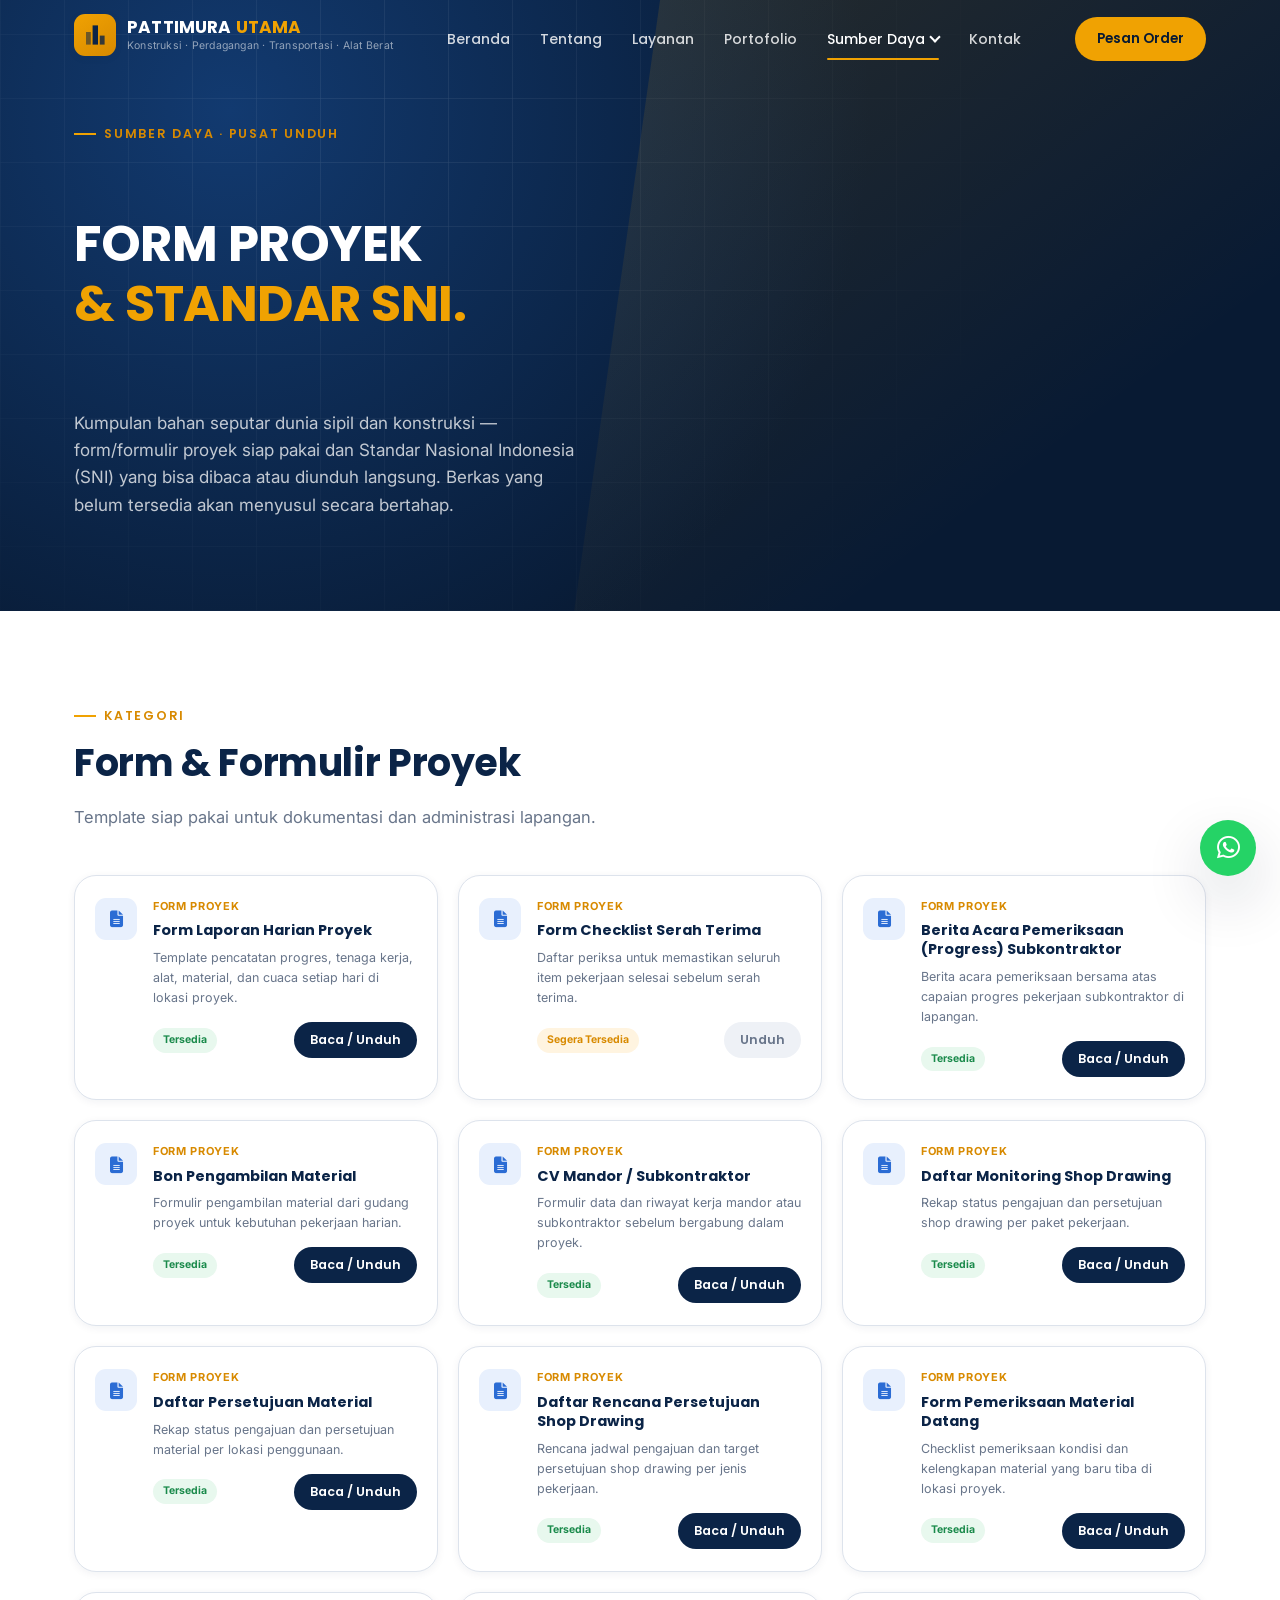
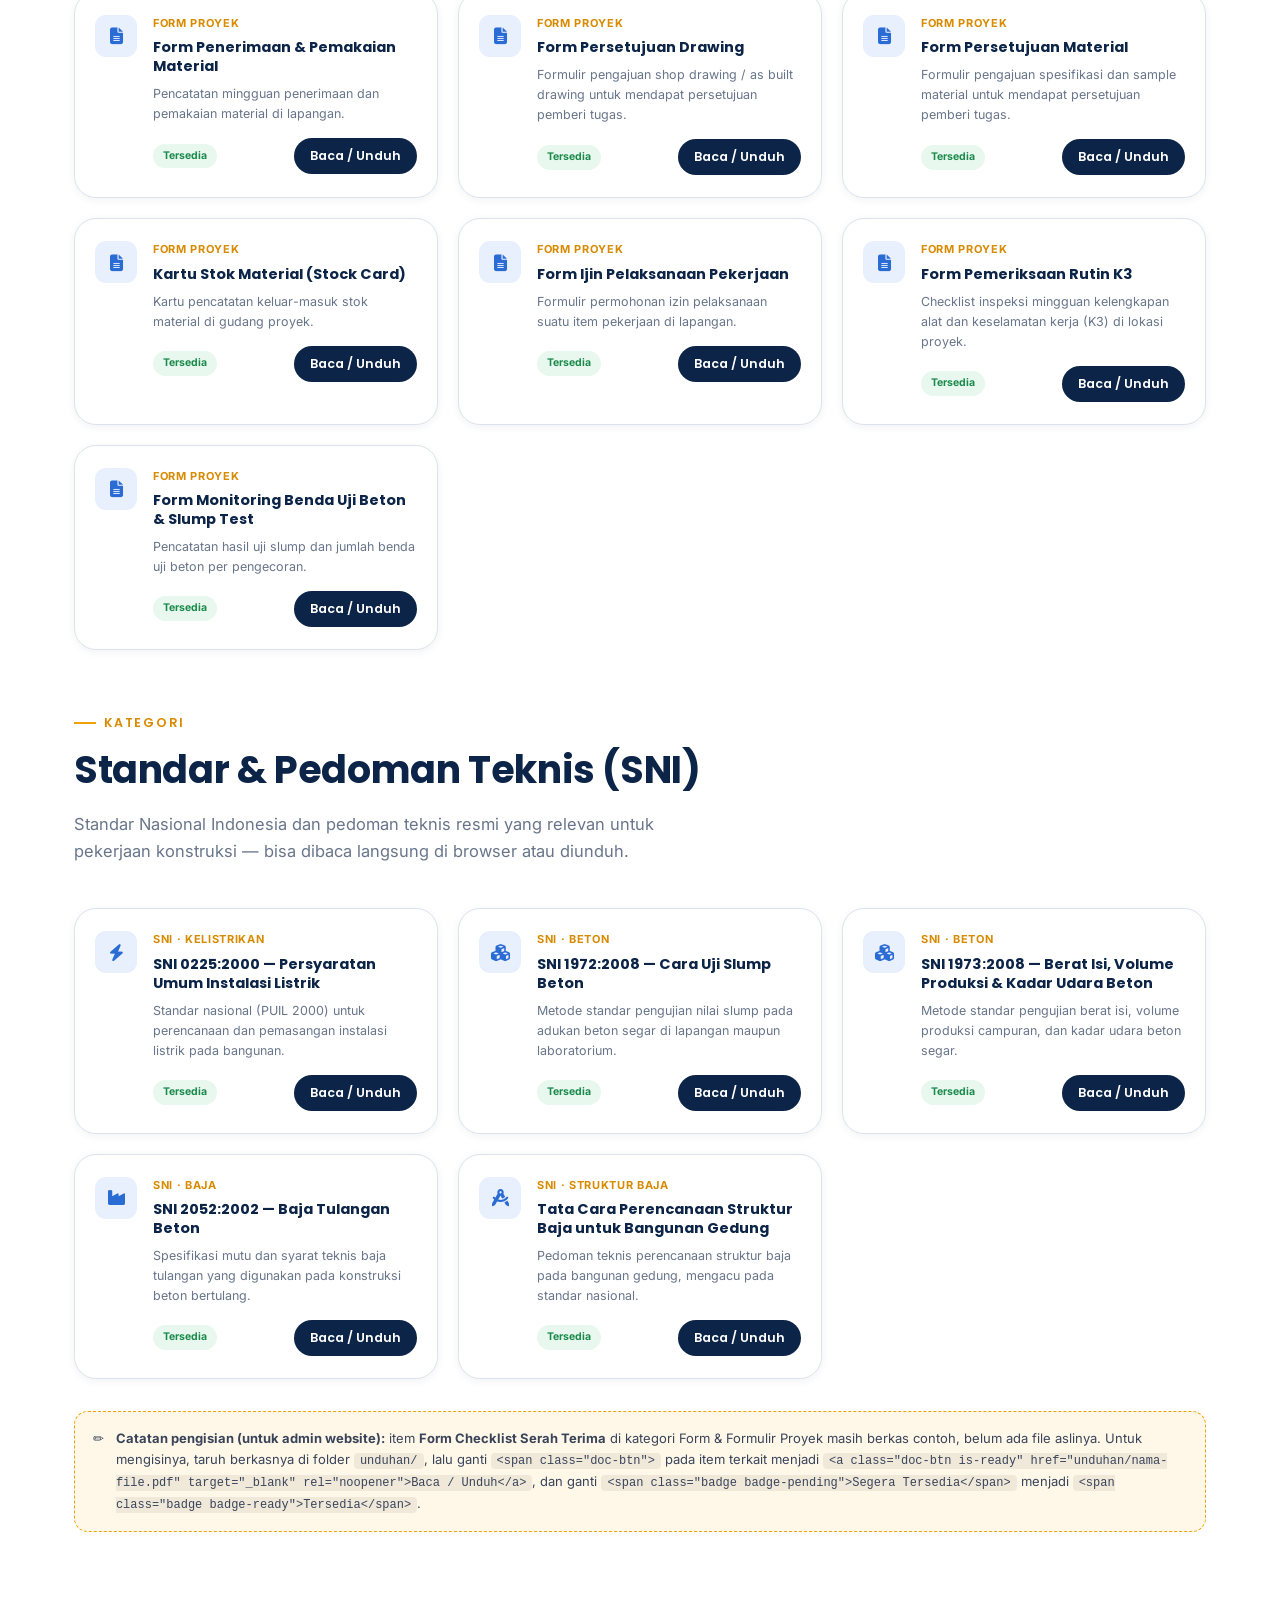
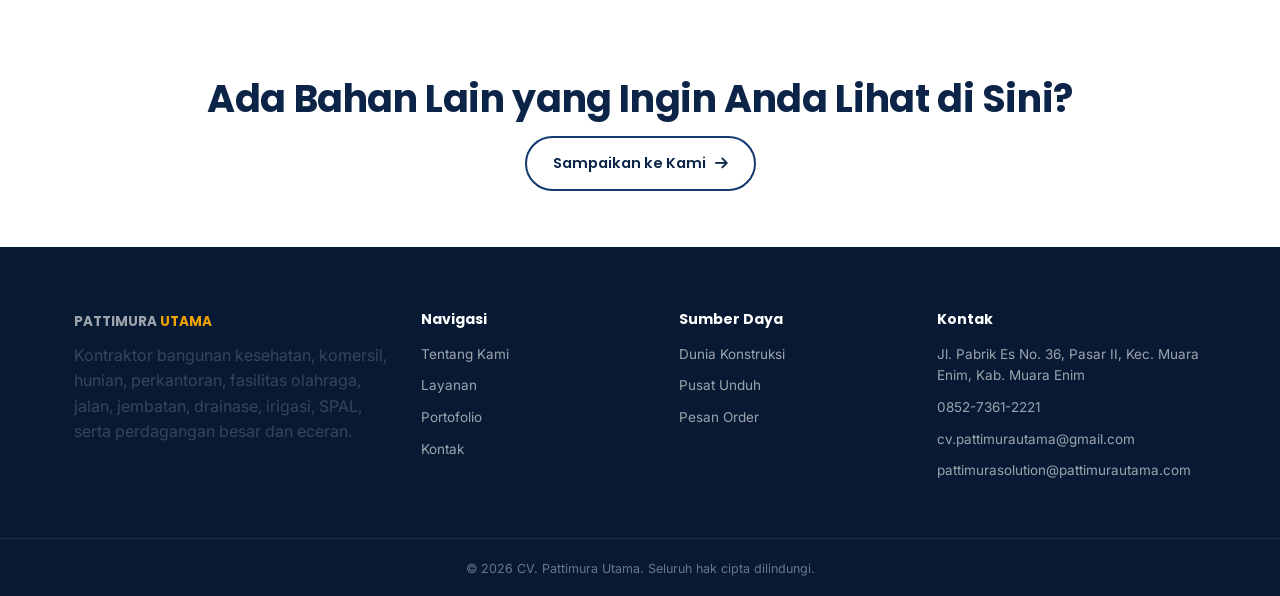
<file: unduh.html>
<!DOCTYPE html>
<html lang="id">
<head>
<meta charset="UTF-8" />
<meta name="viewport" content="width=device-width, initial-scale=1.0" />
<title>Pusat Unduh — Pattimura Utama</title>
<meta name="description" content="Unduh form/formulir proyek dan Standar Nasional Indonesia (SNI) seputar dunia sipil dan konstruksi dari PATTIMURA UTAMA." />
<meta name="robots" content="index, follow" />
<link rel="canonical" href="https://www.pattimurautama.com/unduh.html" />
<meta property="og:type" content="website" />
<meta property="og:site_name" content="Pattimura Utama" />
<meta property="og:locale" content="id_ID" />
<meta property="og:title" content="Pusat Unduh — Pattimura Utama" />
<meta property="og:description" content="Unduh form/formulir proyek dan Standar Nasional Indonesia (SNI) seputar dunia sipil dan konstruksi dari PATTIMURA UTAMA." />
<meta property="og:url" content="https://www.pattimurautama.com/unduh.html" />
<meta name="twitter:card" content="summary" />
<link rel="preconnect" href="https://fonts.googleapis.com" />
<link rel="preconnect" href="https://fonts.gstatic.com" crossorigin />
<link href="https://fonts.googleapis.com/css2?family=Inter:wght@400;500;600;700&family=Poppins:wght@500;600;700&display=swap" rel="stylesheet" />
<link rel="stylesheet" href="https://cdnjs.cloudflare.com/ajax/libs/font-awesome/6.5.1/css/all.min.css" />
<link rel="stylesheet" href="style.css" />
</head>
<body>

<header class="site">
  <div class="nav-wrap">
    <a class="brand" href="index.html">
      <div class="brand-mark"><svg viewBox="0 0 40 40" aria-hidden="true">
        <rect x="16" y="4" width="9" height="32" fill="#0b2447" />
        <rect x="5" y="15" width="8" height="21" fill="#0b2447" opacity="0.55" />
        <rect x="28" y="21" width="8" height="15" fill="#0b2447" opacity="0.8" />
      </svg></div>
      <div class="brand-name">PATTIMURA <span class="u">UTAMA</span><small>Konstruksi &middot; Perdagangan &middot; Transportasi &middot; Alat Berat</small></div>
    </a>
    <nav class="main-nav">
      <a href="index.html">Beranda</a>
      <a href="tentang.html">Tentang</a>
      <a href="layanan.html">Layanan</a>
      <a href="portofolio.html">Portofolio</a>
      <div class="nav-dropdown">
        <a href="dunia-konstruksi.html" class="drop-trigger active">Sumber Daya<span class="caret"></span></a>
        <div class="drop-menu">
          <a href="dunia-konstruksi.html">Dunia Konstruksi</a>
          <a href="unduh.html" class="active">Pusat Unduh</a>
        </div>
      </div>
      <a href="kontak.html">Kontak</a>
    </nav>
    <div class="nav-actions">
      <a href="pesan-order.html" class="nav-cta">Pesan Order</a>
      <button class="burger" aria-label="Menu"><span></span><span></span><span></span></button>
    </div>
  </div>
</header>
<div class="nav-scrim"></div>

<section class="hero compact">
  <div class="hero-diag"></div>
  <div class="container">
    <div class="hero-grid single">
      <div class="eyebrow">Sumber Daya &middot; Pusat Unduh</div>
      <h1>FORM PROYEK<br /><em>&amp; STANDAR SNI.</em></h1>
      <p class="hero-tagline">Kumpulan bahan seputar dunia sipil dan konstruksi — form/formulir proyek siap pakai dan Standar Nasional Indonesia (SNI) yang bisa dibaca atau diunduh langsung. Berkas yang belum tersedia akan menyusul secara bertahap.</p>
    </div>
  </div>
</section>

<section class="section-pad">
  <div class="container">

    <div class="section-head">
      <div class="eyebrow">Kategori</div>
      <h2 class="section-title">Form &amp; Formulir Proyek</h2>
      <p class="section-sub">Template siap pakai untuk dokumentasi dan administrasi lapangan.</p>
    </div>
    <div class="doc-grid">
      <div class="doc-card"><div class="doc-icon"><i class="fa-solid fa-file-lines"></i></div><div class="doc-body">
        <div class="doc-cat">Form Proyek</div><h3>Form Laporan Harian Proyek</h3><p>Template pencatatan progres, tenaga kerja, alat, material, dan cuaca setiap hari di lokasi proyek.</p>
        <div class="doc-action"><span class="badge badge-ready">Tersedia</span><a class="doc-btn is-ready" href="unduhan/Form-Laporan-Harian-Proyek.pdf" target="_blank" rel="noopener">Baca / Unduh</a></div>
      </div></div>
      <div class="doc-card"><div class="doc-icon"><i class="fa-solid fa-file-lines"></i></div><div class="doc-body">
        <div class="doc-cat">Form Proyek</div><h3>Form Checklist Serah Terima</h3><p>Daftar periksa untuk memastikan seluruh item pekerjaan selesai sebelum serah terima.</p>
        <div class="doc-action"><span class="badge badge-pending">Segera Tersedia</span><span class="doc-btn" title="Berkas menyusul">Unduh</span></div>
      </div></div>
      <div class="doc-card"><div class="doc-icon"><i class="fa-solid fa-file-lines"></i></div><div class="doc-body">
        <div class="doc-cat">Form Proyek</div><h3>Berita Acara Pemeriksaan (Progress) Subkontraktor</h3><p>Berita acara pemeriksaan bersama atas capaian progres pekerjaan subkontraktor di lapangan.</p>
        <div class="doc-action"><span class="badge badge-ready">Tersedia</span><a class="doc-btn is-ready" href="unduhan/Berita-Acara-Pemeriksaan-Progress-Subkontraktor.pdf" target="_blank" rel="noopener">Baca / Unduh</a></div>
      </div></div>
      <div class="doc-card"><div class="doc-icon"><i class="fa-solid fa-file-lines"></i></div><div class="doc-body">
        <div class="doc-cat">Form Proyek</div><h3>Bon Pengambilan Material</h3><p>Formulir pengambilan material dari gudang proyek untuk kebutuhan pekerjaan harian.</p>
        <div class="doc-action"><span class="badge badge-ready">Tersedia</span><a class="doc-btn is-ready" href="unduhan/Bon-Pengambilan-Material.pdf" target="_blank" rel="noopener">Baca / Unduh</a></div>
      </div></div>
      <div class="doc-card"><div class="doc-icon"><i class="fa-solid fa-file-lines"></i></div><div class="doc-body">
        <div class="doc-cat">Form Proyek</div><h3>CV Mandor / Subkontraktor</h3><p>Formulir data dan riwayat kerja mandor atau subkontraktor sebelum bergabung dalam proyek.</p>
        <div class="doc-action"><span class="badge badge-ready">Tersedia</span><a class="doc-btn is-ready" href="unduhan/CV-Mandor.pdf" target="_blank" rel="noopener">Baca / Unduh</a></div>
      </div></div>
      <div class="doc-card"><div class="doc-icon"><i class="fa-solid fa-file-lines"></i></div><div class="doc-body">
        <div class="doc-cat">Form Proyek</div><h3>Daftar Monitoring Shop Drawing</h3><p>Rekap status pengajuan dan persetujuan shop drawing per paket pekerjaan.</p>
        <div class="doc-action"><span class="badge badge-ready">Tersedia</span><a class="doc-btn is-ready" href="unduhan/Daftar-Monitoring-Shop-Drawing.pdf" target="_blank" rel="noopener">Baca / Unduh</a></div>
      </div></div>
      <div class="doc-card"><div class="doc-icon"><i class="fa-solid fa-file-lines"></i></div><div class="doc-body">
        <div class="doc-cat">Form Proyek</div><h3>Daftar Persetujuan Material</h3><p>Rekap status pengajuan dan persetujuan material per lokasi penggunaan.</p>
        <div class="doc-action"><span class="badge badge-ready">Tersedia</span><a class="doc-btn is-ready" href="unduhan/Daftar-Persetujuan-Material.pdf" target="_blank" rel="noopener">Baca / Unduh</a></div>
      </div></div>
      <div class="doc-card"><div class="doc-icon"><i class="fa-solid fa-file-lines"></i></div><div class="doc-body">
        <div class="doc-cat">Form Proyek</div><h3>Daftar Rencana Persetujuan Shop Drawing</h3><p>Rencana jadwal pengajuan dan target persetujuan shop drawing per jenis pekerjaan.</p>
        <div class="doc-action"><span class="badge badge-ready">Tersedia</span><a class="doc-btn is-ready" href="unduhan/Daftar-Rencana-Persetujuan-Shop-Drawing.pdf" target="_blank" rel="noopener">Baca / Unduh</a></div>
      </div></div>
      <div class="doc-card"><div class="doc-icon"><i class="fa-solid fa-file-lines"></i></div><div class="doc-body">
        <div class="doc-cat">Form Proyek</div><h3>Form Pemeriksaan Material Datang</h3><p>Checklist pemeriksaan kondisi dan kelengkapan material yang baru tiba di lokasi proyek.</p>
        <div class="doc-action"><span class="badge badge-ready">Tersedia</span><a class="doc-btn is-ready" href="unduhan/Form-Pemeriksaan-Material-Datang.pdf" target="_blank" rel="noopener">Baca / Unduh</a></div>
      </div></div>
      <div class="doc-card"><div class="doc-icon"><i class="fa-solid fa-file-lines"></i></div><div class="doc-body">
        <div class="doc-cat">Form Proyek</div><h3>Form Penerimaan &amp; Pemakaian Material</h3><p>Pencatatan mingguan penerimaan dan pemakaian material di lapangan.</p>
        <div class="doc-action"><span class="badge badge-ready">Tersedia</span><a class="doc-btn is-ready" href="unduhan/Form-Penerimaan-Pemakaian-Material.pdf" target="_blank" rel="noopener">Baca / Unduh</a></div>
      </div></div>
      <div class="doc-card"><div class="doc-icon"><i class="fa-solid fa-file-lines"></i></div><div class="doc-body">
        <div class="doc-cat">Form Proyek</div><h3>Form Persetujuan Drawing</h3><p>Formulir pengajuan shop drawing / as built drawing untuk mendapat persetujuan pemberi tugas.</p>
        <div class="doc-action"><span class="badge badge-ready">Tersedia</span><a class="doc-btn is-ready" href="unduhan/Form-Persetujuan-Drawing.pdf" target="_blank" rel="noopener">Baca / Unduh</a></div>
      </div></div>
      <div class="doc-card"><div class="doc-icon"><i class="fa-solid fa-file-lines"></i></div><div class="doc-body">
        <div class="doc-cat">Form Proyek</div><h3>Form Persetujuan Material</h3><p>Formulir pengajuan spesifikasi dan sample material untuk mendapat persetujuan pemberi tugas.</p>
        <div class="doc-action"><span class="badge badge-ready">Tersedia</span><a class="doc-btn is-ready" href="unduhan/Form-Persetujuan-Material.pdf" target="_blank" rel="noopener">Baca / Unduh</a></div>
      </div></div>
      <div class="doc-card"><div class="doc-icon"><i class="fa-solid fa-file-lines"></i></div><div class="doc-body">
        <div class="doc-cat">Form Proyek</div><h3>Kartu Stok Material (Stock Card)</h3><p>Kartu pencatatan keluar-masuk stok material di gudang proyek.</p>
        <div class="doc-action"><span class="badge badge-ready">Tersedia</span><a class="doc-btn is-ready" href="unduhan/Kartu-Stok-Material.pdf" target="_blank" rel="noopener">Baca / Unduh</a></div>
      </div></div>
      <div class="doc-card"><div class="doc-icon"><i class="fa-solid fa-file-lines"></i></div><div class="doc-body">
        <div class="doc-cat">Form Proyek</div><h3>Form Ijin Pelaksanaan Pekerjaan</h3><p>Formulir permohonan izin pelaksanaan suatu item pekerjaan di lapangan.</p>
        <div class="doc-action"><span class="badge badge-ready">Tersedia</span><a class="doc-btn is-ready" href="unduhan/Form-Ijin-Pelaksanaan-Pekerjaan.pdf" target="_blank" rel="noopener">Baca / Unduh</a></div>
      </div></div>
      <div class="doc-card"><div class="doc-icon"><i class="fa-solid fa-file-lines"></i></div><div class="doc-body">
        <div class="doc-cat">Form Proyek</div><h3>Form Pemeriksaan Rutin K3</h3><p>Checklist inspeksi mingguan kelengkapan alat dan keselamatan kerja (K3) di lokasi proyek.</p>
        <div class="doc-action"><span class="badge badge-ready">Tersedia</span><a class="doc-btn is-ready" href="unduhan/Form-Pemeriksaan-Rutin-K3.pdf" target="_blank" rel="noopener">Baca / Unduh</a></div>
      </div></div>
      <div class="doc-card"><div class="doc-icon"><i class="fa-solid fa-file-lines"></i></div><div class="doc-body">
        <div class="doc-cat">Form Proyek</div><h3>Form Monitoring Benda Uji Beton &amp; Slump Test</h3><p>Pencatatan hasil uji slump dan jumlah benda uji beton per pengecoran.</p>
        <div class="doc-action"><span class="badge badge-ready">Tersedia</span><a class="doc-btn is-ready" href="unduhan/Form-Monitoring-Benda-Uji-Beton-Slump-Test.pdf" target="_blank" rel="noopener">Baca / Unduh</a></div>
      </div></div>
    </div>

    <div class="section-head" style="margin-top:56px;">
      <div class="eyebrow">Kategori</div>
      <h2 class="section-title">Standar &amp; Pedoman Teknis (SNI)</h2>
      <p class="section-sub">Standar Nasional Indonesia dan pedoman teknis resmi yang relevan untuk pekerjaan konstruksi — bisa dibaca langsung di browser atau diunduh.</p>
    </div>
    <div class="doc-grid">
      <div class="doc-card"><div class="doc-icon"><i class="fa-solid fa-bolt"></i></div><div class="doc-body">
        <div class="doc-cat">SNI &middot; Kelistrikan</div><h3>SNI 0225:2000 — Persyaratan Umum Instalasi Listrik</h3><p>Standar nasional (PUIL 2000) untuk perencanaan dan pemasangan instalasi listrik pada bangunan.</p>
        <div class="doc-action"><span class="badge badge-ready">Tersedia</span><a class="doc-btn is-ready" href="unduhan/SNI-0225-2000-Persyaratan-Umum-Instalasi-Listrik.pdf" target="_blank" rel="noopener">Baca / Unduh</a></div>
      </div></div>
      <div class="doc-card"><div class="doc-icon"><i class="fa-solid fa-cubes"></i></div><div class="doc-body">
        <div class="doc-cat">SNI &middot; Beton</div><h3>SNI 1972:2008 — Cara Uji Slump Beton</h3><p>Metode standar pengujian nilai slump pada adukan beton segar di lapangan maupun laboratorium.</p>
        <div class="doc-action"><span class="badge badge-ready">Tersedia</span><a class="doc-btn is-ready" href="unduhan/SNI-1972-2008-Cara-Uji-Slump-Beton.pdf" target="_blank" rel="noopener">Baca / Unduh</a></div>
      </div></div>
      <div class="doc-card"><div class="doc-icon"><i class="fa-solid fa-cubes"></i></div><div class="doc-body">
        <div class="doc-cat">SNI &middot; Beton</div><h3>SNI 1973:2008 — Berat Isi, Volume Produksi &amp; Kadar Udara Beton</h3><p>Metode standar pengujian berat isi, volume produksi campuran, dan kadar udara beton segar.</p>
        <div class="doc-action"><span class="badge badge-ready">Tersedia</span><a class="doc-btn is-ready" href="unduhan/SNI-1973-2008-Berat-Isi-Volume-Produksi-Kadar-Udara-Beton.pdf" target="_blank" rel="noopener">Baca / Unduh</a></div>
      </div></div>
      <div class="doc-card"><div class="doc-icon"><i class="fa-solid fa-industry"></i></div><div class="doc-body">
        <div class="doc-cat">SNI &middot; Baja</div><h3>SNI 2052:2002 — Baja Tulangan Beton</h3><p>Spesifikasi mutu dan syarat teknis baja tulangan yang digunakan pada konstruksi beton bertulang.</p>
        <div class="doc-action"><span class="badge badge-ready">Tersedia</span><a class="doc-btn is-ready" href="unduhan/SNI-2052-2002-Baja-Tulangan-Beton.pdf" target="_blank" rel="noopener">Baca / Unduh</a></div>
      </div></div>
      <div class="doc-card"><div class="doc-icon"><i class="fa-solid fa-drafting-compass"></i></div><div class="doc-body">
        <div class="doc-cat">SNI &middot; Struktur Baja</div><h3>Tata Cara Perencanaan Struktur Baja untuk Bangunan Gedung</h3><p>Pedoman teknis perencanaan struktur baja pada bangunan gedung, mengacu pada standar nasional.</p>
        <div class="doc-action"><span class="badge badge-ready">Tersedia</span><a class="doc-btn is-ready" href="unduhan/Tata-Cara-Perencanaan-Struktur-Baja-untuk-Bangunan-Gedung.pdf" target="_blank" rel="noopener">Baca / Unduh</a></div>
      </div></div>
    </div>

    <div class="callout-edit" style="margin-top:32px;">
      <span>✏️</span>
      <span><b>Catatan pengisian (untuk admin website):</b> item <b>Form Checklist Serah Terima</b> di kategori Form &amp; Formulir Proyek masih berkas contoh, belum ada file aslinya. Untuk mengisinya, taruh berkasnya di folder <code>unduhan/</code>, lalu ganti <code>&lt;span class="doc-btn"&gt;</code> pada item terkait menjadi <code>&lt;a class="doc-btn is-ready" href="unduhan/nama-file.pdf" target="_blank" rel="noopener"&gt;Baca / Unduh&lt;/a&gt;</code>, dan ganti <code>&lt;span class="badge badge-pending"&gt;Segera Tersedia&lt;/span&gt;</code> menjadi <code>&lt;span class="badge badge-ready"&gt;Tersedia&lt;/span&gt;</code>.</span>
    </div>

  </div>
</section>

<section class="section-pad tight" style="text-align:center;">
  <div class="container">
    <h2 class="section-title" style="margin-bottom:14px;">Ada Bahan Lain yang Ingin Anda Lihat di Sini?</h2>
    <a href="kontak.html" class="btn btn-ghost">Sampaikan ke Kami <i class="fa-solid fa-arrow-right"></i></a>
  </div>
</section>

<footer class="site">
  <div class="footer-grid">
    <div class="fcol">
      <div class="fbrand">PATTIMURA <span class="u">UTAMA</span></div>
      <p>Kontraktor bangunan kesehatan, komersil, hunian, perkantoran, fasilitas olahraga, jalan, jembatan, drainase, irigasi, SPAL, serta perdagangan besar dan eceran.</p>
    </div>
    <div class="fcol">
      <h4>Navigasi</h4>
      <a href="tentang.html">Tentang Kami</a>
      <a href="layanan.html">Layanan</a>
      <a href="portofolio.html">Portofolio</a>
      <a href="kontak.html">Kontak</a>
    </div>
    <div class="fcol">
      <h4>Sumber Daya</h4>
      <a href="dunia-konstruksi.html">Dunia Konstruksi</a>
      <a href="unduh.html">Pusat Unduh</a>
      <a href="pesan-order.html">Pesan Order</a>
    </div>
    <div class="fcol">
      <h4>Kontak</h4>
      <div>Jl. Pabrik Es No. 36, Pasar II, Kec. Muara Enim, Kab. Muara Enim</div>
      <div>0852-7361-2221</div>
      <div>cv.pattimurautama@gmail.com</div>
      <div>pattimurasolution@pattimurautama.com</div>
    </div>
  </div>
  <div class="footer-bottom">© <span id="year"></span> CV. Pattimura Utama. Seluruh hak cipta dilindungi.</div>
</footer>

<a href="https://wa.me/6285273612221" class="wa-float" target="_blank" rel="noopener" aria-label="Hubungi via WhatsApp"><i class="fa-brands fa-whatsapp"></i></a>
<button class="to-top" aria-label="Kembali ke atas"><i class="fa-solid fa-arrow-up"></i></button>

<script src="script.js"></script>
</body>
</html>
</file>
<file: style.css>
/* ==========================================================================
   PATTIMURA UTAMA — Design System v2
   Navy / Blue / Gold — Poppins (display) + Inter (body) + Font Awesome
   ========================================================================== */

:root{
  --navy-950:#081a33;
  --navy-900:#0b2447;
  --navy-800:#123a70;
  --navy-700:#184b8f;
  --blue-500:#2b6cd4;
  --blue-100:#e8f0fd;
  --gold-500:#f0a202;
  --gold-600:#d88a00;
  --gray-50:#f6f8fb;
  --gray-100:#eef1f6;
  --gray-200:#dde3ec;
  --gray-500:#68758a;
  --gray-700:#39445a;
  --ink:#0e1b2c;
  --white:#ffffff;
  --radius:14px;
  --radius-sm:9px;
  --radius-lg:22px;
  --shadow-sm:0 2px 8px rgba(11,36,71,0.06);
  --shadow-md:0 10px 30px rgba(11,36,71,0.10);
  --shadow-lg:0 24px 60px rgba(8,26,51,0.16);
  --header-h:78px;
}

*,*::before,*::after{ box-sizing:border-box; }
html{ scroll-behavior:smooth; }
body{
  margin:0;
  font-family:'Inter',system-ui,-apple-system,Segoe UI,Roboto,sans-serif;
  color:var(--ink);
  background:var(--white);
  line-height:1.6;
  -webkit-font-smoothing:antialiased;
}
h1,h2,h3,h4,.brand,.display{
  font-family:'Poppins',system-ui,sans-serif;
  color:var(--navy-900);
  line-height:1.2;
  margin:0 0 .5em;
}
p{ margin:0 0 1em; color:var(--gray-700); }
a{ color:var(--blue-500); text-decoration:none; }
img{ max-width:100%; display:block; }
ul{ margin:0; padding:0; list-style:none; }
button{ font-family:inherit; cursor:pointer; }
input,select,textarea{ font-family:inherit; font-size:15px; }

.container{ max-width:1180px; margin:0 auto; padding:0 24px; }
.section-pad{ padding:88px 0; }
.section-pad.tight{ padding:56px 0; }
.bg-gray{ background:var(--gray-50); }
.bg-navy{ background:var(--navy-900); color:var(--white); }
.bg-navy h2,.bg-navy h3,.bg-navy .section-title{ color:var(--white); }
.bg-navy p{ color:rgba(255,255,255,0.72); }

.eyebrow{
  display:inline-flex; align-items:center; gap:8px;
  font-family:'Poppins',sans-serif; font-weight:600; font-size:12.5px;
  letter-spacing:.14em; text-transform:uppercase; color:var(--gold-600);
  margin-bottom:14px;
}
.eyebrow::before{ content:""; width:22px; height:2px; background:var(--gold-500); display:inline-block; }
.bg-navy .eyebrow{ color:var(--gold-500); }

.section-head{ max-width:640px; margin:0 0 44px; }
.section-head.center{ margin-left:auto; margin-right:auto; text-align:center; }
.section-title{ font-size:clamp(26px,3.6vw,38px); font-weight:700; letter-spacing:-.01em; }
.section-sub{ font-size:16.5px; color:var(--gray-500); margin:0; }
.bg-navy .section-sub{ color:rgba(255,255,255,0.65); }

/* Buttons */
.btn{
  display:inline-flex; align-items:center; justify-content:center; gap:9px;
  font-family:'Poppins',sans-serif; font-weight:600; font-size:14.5px;
  padding:14px 26px; border-radius:999px; border:2px solid transparent;
  transition:all .2s ease; white-space:nowrap; cursor:pointer;
}
.btn-primary{ background:var(--gold-500); color:var(--navy-950); }
.btn-primary:hover{ background:var(--gold-600); transform:translateY(-2px); box-shadow:var(--shadow-md); }
.btn-outline{ border-color:rgba(255,255,255,0.55); color:var(--white); }
.btn-outline:hover{ background:rgba(255,255,255,0.12); border-color:#fff; }
.btn-navy{ background:var(--navy-900); color:var(--white); }
.btn-navy:hover{ background:var(--navy-800); transform:translateY(-2px); box-shadow:var(--shadow-md); }
.btn-ghost{ border-color:var(--navy-800); color:var(--navy-900); background:transparent; }
.btn-ghost:hover{ background:var(--navy-900); color:var(--white); }
.btn-sm{ padding:10px 18px; font-size:13.5px; }
.btn-block{ width:100%; }

/* ===================== HEADER / NAV ===================== */
header.site{
  position:fixed; top:0; left:0; right:0; z-index:200;
  background:transparent;
  transition:background .25s ease, box-shadow .25s ease, padding .25s ease;
  padding:14px 0;
}
header.site.scrolled{ background:rgba(8,26,51,0.96); backdrop-filter:blur(8px); box-shadow:var(--shadow-md); padding:8px 0; }
.nav-wrap{ display:flex; align-items:center; justify-content:space-between; max-width:1180px; margin:0 auto; padding:0 24px; }
.brand{ display:flex; align-items:center; gap:11px; }
.brand-mark{ width:42px; height:42px; border-radius:11px; background:linear-gradient(145deg,var(--gold-500),var(--gold-600)); display:flex; align-items:center; justify-content:center; flex:0 0 auto; box-shadow:var(--shadow-sm); }
.brand-mark svg{ width:24px; height:24px; }
.brand-name{ font-family:'Poppins',sans-serif; font-weight:700; font-size:17px; color:var(--white); letter-spacing:.01em; line-height:1.15; }
.brand-name .u{ color:var(--gold-500); }
.brand-name small{ display:block; font-family:'Inter',sans-serif; font-weight:400; font-size:10.5px; letter-spacing:.02em; color:rgba(255,255,255,0.55); margin-top:2px; }
nav.main-nav{ display:flex; align-items:center; gap:30px; }
nav.main-nav a{ font-family:'Poppins',sans-serif; font-size:14px; font-weight:500; color:rgba(255,255,255,0.82); position:relative; padding:6px 0; }
nav.main-nav a:hover,nav.main-nav a.active{ color:var(--white); }
nav.main-nav a.active::after{ content:""; position:absolute; left:0; right:0; bottom:-4px; height:2px; background:var(--gold-500); border-radius:2px; }
.nav-dropdown{ position:relative; }
.drop-trigger{ display:inline-flex; align-items:center; gap:6px; cursor:pointer; }
.drop-trigger .caret{ width:8px; height:8px; border-right:2px solid currentColor; border-bottom:2px solid currentColor; transform:rotate(45deg); margin-top:-4px; transition:transform .18s ease; }
.nav-dropdown:hover .caret{ transform:rotate(225deg); margin-top:4px; }
.drop-menu{
  position:absolute; top:calc(100% + 14px); left:50%; transform:translateX(-50%);
  background:var(--white); border-radius:var(--radius); box-shadow:var(--shadow-lg);
  padding:8px; min-width:190px; opacity:0; visibility:hidden; transform:translateX(-50%) translateY(6px);
  transition:all .18s ease;
}
.nav-dropdown:hover .drop-menu{ opacity:1; visibility:visible; transform:translateX(-50%) translateY(0); }
.drop-menu a{ display:block; padding:10px 14px; border-radius:8px; color:var(--navy-900) !important; font-size:13.5px; }
.drop-menu a:hover,.drop-menu a.active{ background:var(--blue-100); color:var(--blue-500) !important; }
.nav-actions{ display:flex; align-items:center; gap:14px; }
.nav-cta{ background:var(--gold-500); color:var(--navy-950); font-family:'Poppins',sans-serif; font-weight:600; font-size:13.5px; padding:11px 22px; border-radius:999px; }
.nav-cta:hover{ background:var(--gold-600); }
.burger{ display:none; flex-direction:column; gap:5px; background:none; border:none; padding:6px; }
.burger span{ width:24px; height:2px; background:#fff; border-radius:2px; }

@media(max-width:960px){
  nav.main-nav{ position:fixed; top:0; right:-100%; width:78%; max-width:320px; height:100vh; background:var(--navy-950); flex-direction:column; align-items:flex-start; padding:100px 30px 30px; gap:6px; transition:right .3s ease; box-shadow:var(--shadow-lg); }
  nav.main-nav.open{ right:0; }
  nav.main-nav a{ width:100%; padding:13px 0; border-bottom:1px solid rgba(255,255,255,0.08); }
  .nav-dropdown{ width:100%; }
  .drop-menu{ position:static; transform:none; opacity:1; visibility:visible; box-shadow:none; background:rgba(255,255,255,0.05); margin-top:6px; display:none; }
  .nav-dropdown.open .drop-menu{ display:block; }
  .nav-dropdown.open .caret{ transform:rotate(225deg); }
  .nav-cta{ margin-top:14px; }
  .burger{ display:flex; }
  .nav-scrim{ display:none; position:fixed; inset:0; background:rgba(8,26,51,0.5); z-index:150; }
  .nav-scrim.open{ display:block; }
}

/* ===================== HERO ===================== */
.hero{
  position:relative; overflow:hidden;
  background:radial-gradient(circle at 18% 18%,var(--navy-800) 0%,var(--navy-950) 55%),linear-gradient(160deg,var(--navy-900),var(--navy-950));
  color:var(--white);
  padding:calc(var(--header-h) + 70px) 0 90px;
}
.hero::before{
  content:""; position:absolute; inset:0; opacity:.14; pointer-events:none;
  background-image:repeating-linear-gradient(90deg,rgba(255,255,255,.5) 0 1px,transparent 1px 64px),repeating-linear-gradient(0deg,rgba(255,255,255,.5) 0 1px,transparent 1px 64px);
  -webkit-mask-image:radial-gradient(circle at 30% 20%,#000 0%,transparent 65%);
  mask-image:radial-gradient(circle at 30% 20%,#000 0%,transparent 65%);
}
.hero-diag{ position:absolute; right:-8%; top:-12%; width:60%; height:140%; background:linear-gradient(135deg,rgba(240,162,2,0.14),transparent 60%); transform:rotate(8deg); pointer-events:none; }
.hero.compact{ padding:calc(var(--header-h) + 46px) 0 62px; }
.hero .container{ position:relative; z-index:2; }
.hero-grid{ display:grid; grid-template-columns:1.15fr .85fr; gap:56px; align-items:center; }
.hero-grid.single{ grid-template-columns:1fr; max-width:760px; }
.hero h1{ color:var(--white); font-size:clamp(32px,4.6vw,50px); font-weight:700; letter-spacing:-.01em; margin-bottom:20px; }
.hero h1 em{ font-style:normal; color:var(--gold-500); }
.hero-tagline{ font-size:17px; color:rgba(255,255,255,0.75); max-width:520px; margin-bottom:30px; }
.hero-actions{ display:flex; gap:14px; flex-wrap:wrap; margin-bottom:38px; }
.hero-stats{ display:flex; gap:34px; flex-wrap:wrap; }
.hero-stats .stat b{ display:block; font-family:'Poppins',sans-serif; font-size:28px; font-weight:700; color:var(--gold-500); }
.hero-stats .stat span{ font-size:12.5px; color:rgba(255,255,255,0.6); text-transform:uppercase; letter-spacing:.06em; }
.counter::after{ content: attr(data-suffix); }

.hero-card{ background:rgba(255,255,255,0.06); border:1px solid rgba(255,255,255,0.14); border-radius:var(--radius-lg); padding:30px; backdrop-filter:blur(6px); }
.hero-card img{ border-radius:var(--radius); margin-bottom:18px; box-shadow:var(--shadow-lg); }
.badge-row{ display:flex; flex-wrap:wrap; gap:8px; margin-bottom:14px; }
.badge-row .b-item{ font-size:11.5px; font-weight:600; padding:6px 12px; border-radius:999px; background:rgba(240,162,2,0.16); color:var(--gold-500); border:1px solid rgba(240,162,2,0.35); }
.hero-legal-list{ display:flex; flex-direction:column; gap:8px; }
.hero-legal-list li{ display:flex; gap:9px; align-items:flex-start; font-size:13px; color:rgba(255,255,255,0.78); }
.hero-legal-list i{ color:var(--gold-500); margin-top:3px; }

/* Marquee strip */
.strip{ background:var(--navy-950); overflow:hidden; padding:16px 0; border-top:1px solid rgba(255,255,255,0.08); }
.strip-track{ display:flex; gap:46px; width:max-content; animation:scrollx 32s linear infinite; }
.strip-track span{ font-family:'Poppins',sans-serif; font-size:12.5px; letter-spacing:.1em; text-transform:uppercase; color:rgba(255,255,255,0.45); white-space:nowrap; display:flex; align-items:center; gap:10px; }
.strip-track span i{ color:var(--gold-500); font-size:6px; }
@keyframes scrollx{ from{ transform:translateX(0); } to{ transform:translateX(-50%); } }

/* ===================== ABOUT / FACTS ===================== */
.about-grid{ display:grid; grid-template-columns:.9fr 1.1fr; gap:60px; align-items:center; }
.about-visual{ position:relative; border-radius:var(--radius-lg); overflow:hidden; box-shadow:var(--shadow-lg); }
.about-visual img{ width:100%; height:100%; object-fit:cover; }
.about-facts{ display:grid; grid-template-columns:1fr 1fr; gap:16px; margin:26px 0; }
.fact-item{ background:var(--gray-50); border-radius:var(--radius); padding:18px 20px; border:1px solid var(--gray-200); }
.fact-item i{ color:var(--gold-600); font-size:18px; margin-bottom:8px; display:block; }
.fact-item b{ display:block; font-family:'Poppins',sans-serif; font-size:15px; color:var(--navy-900); }
.fact-item span{ font-size:12.5px; color:var(--gray-500); }
.about-list li{ display:flex; gap:11px; align-items:flex-start; padding:9px 0; font-size:15px; color:var(--gray-700); }
.about-list i{ color:var(--blue-500); margin-top:4px; }

/* ===================== SERVICES / CARDS ===================== */
.services-grid{ display:grid; grid-template-columns:repeat(3,1fr); gap:24px; }
.service-card{ background:var(--white); border:1px solid var(--gray-200); border-radius:var(--radius-lg); padding:30px 26px; transition:all .2s ease; }
.service-card:hover{ transform:translateY(-5px); box-shadow:var(--shadow-md); border-color:transparent; }
.service-icon{ width:52px; height:52px; border-radius:14px; background:var(--blue-100); color:var(--blue-500); display:flex; align-items:center; justify-content:center; font-size:20px; margin-bottom:18px; }
.service-card h3{ font-size:17.5px; margin-bottom:10px; }
.service-card p{ font-size:14.5px; margin-bottom:14px; }
.service-tags{ display:flex; flex-wrap:wrap; gap:7px; }
.service-tags span{ font-size:11px; font-weight:600; padding:4px 10px; border-radius:999px; background:var(--gray-100); color:var(--gray-500); }

/* Generic numbered card grid (tips, layanan list, etc.) */
.card-grid{ display:grid; grid-template-columns:repeat(2,1fr); gap:22px; }
.card-grid.cols-4{ grid-template-columns:repeat(4,1fr); }
.card{ background:var(--white); border:1px solid var(--gray-200); border-radius:var(--radius-lg); padding:28px 26px; transition:all .2s ease; }
.card:hover{ box-shadow:var(--shadow-md); transform:translateY(-4px); }
.card .tag{ display:inline-block; font-family:'Poppins',sans-serif; font-weight:700; font-size:12px; letter-spacing:.06em; color:var(--gold-600); background:var(--blue-100); padding:5px 12px; border-radius:999px; margin-bottom:14px; }
.card h3{ font-size:17px; margin-bottom:9px; }
.card p{ font-size:14.5px; margin:0; }

/* ===================== WHY GRID ===================== */
.why-grid{ display:grid; grid-template-columns:repeat(3,1fr); gap:24px; }
.why-card{ text-align:center; padding:30px 22px; border-radius:var(--radius-lg); background:var(--gray-50); border:1px solid var(--gray-200); }
.why-card i{ font-size:26px; color:var(--gold-600); margin-bottom:14px; display:block; }
.why-card h3{ font-size:16px; margin-bottom:8px; }
.why-card p{ font-size:14px; margin:0; }

/* ===================== PROCESS ===================== */
.process-bg{ background:var(--navy-900); color:#fff; position:relative; overflow:hidden; }
.process-steps{ display:grid; grid-template-columns:repeat(4,1fr); gap:22px; counter-reset:step; }
.process-step{ background:rgba(255,255,255,0.05); border:1px solid rgba(255,255,255,0.1); border-radius:var(--radius-lg); padding:26px 22px; position:relative; }
.process-step .pstep-num{ font-family:'Poppins',sans-serif; font-weight:700; font-size:30px; color:var(--gold-500); opacity:.85; margin-bottom:12px; }
.process-step h3{ color:#fff; font-size:15.5px; margin-bottom:8px; }
.process-step p{ color:rgba(255,255,255,0.62); font-size:13.5px; margin:0; }

/* Stage list (Tahapan Umum Proyek) */
.stage-list{ display:flex; flex-direction:column; gap:0; }
.stage-item{ display:flex; gap:22px; padding:22px 0; border-bottom:1px solid var(--gray-200); }
.stage-item:last-child{ border-bottom:none; }
.stage-num{ flex:0 0 auto; width:48px; height:48px; border-radius:12px; background:var(--navy-900); color:var(--gold-500); font-family:'Poppins',sans-serif; font-weight:700; font-size:15px; display:flex; align-items:center; justify-content:center; }
.stage-item h3{ font-size:16.5px; margin-bottom:6px; }
.stage-item p{ font-size:14.5px; margin:0; }

/* Glossary */
.glossary-grid{ display:grid; grid-template-columns:repeat(2,1fr); gap:20px; margin:0 0 30px; }
.glossary-item{ background:rgba(255,255,255,0.05); border:1px solid rgba(255,255,255,0.1); border-radius:var(--radius); padding:20px 22px; }
.glossary-item dt{ font-family:'Poppins',sans-serif; font-weight:600; font-size:14.5px; color:var(--gold-500); margin-bottom:8px; }
.glossary-item dd{ margin:0; font-size:13.5px; color:rgba(255,255,255,0.68); }
.disclaimer{ font-size:12.5px; color:rgba(255,255,255,0.5); border-top:1px solid rgba(255,255,255,0.12); padding-top:18px; line-height:1.6; }

/* ===================== REAL PROJECT GALLERY / LIGHTBOX ===================== */
.real-bg{ background:var(--gray-50); }
.real-gallery{ display:grid; grid-template-columns:repeat(4,1fr); gap:16px; }
.real-gallery .real-photo{ position:relative; border-radius:var(--radius); overflow:hidden; cursor:pointer; aspect-ratio:1/1; box-shadow:var(--shadow-sm); }
.real-gallery .real-photo img{ width:100%; height:100%; object-fit:cover; transition:transform .3s ease; }
.real-gallery .real-photo:hover img{ transform:scale(1.06); }
.real-photo .rp-cap{ position:absolute; left:0; right:0; bottom:0; padding:10px 12px 8px; background:linear-gradient(to top,rgba(8,26,51,0.85),transparent); color:#fff; font-size:11.5px; font-weight:600; opacity:0; transition:opacity .2s ease; }
.real-photo:hover .rp-cap{ opacity:1; }

/* Story gallery (project story steps) */
.story-grid{ display:grid; grid-template-columns:repeat(4,1fr); gap:22px; }
.story-item{ background:var(--white); border:1px solid var(--gray-200); border-radius:var(--radius-lg); overflow:hidden; box-shadow:var(--shadow-sm); transition:all .2s ease; }
.story-item:hover{ box-shadow:var(--shadow-md); transform:translateY(-4px); }
.story-media{ aspect-ratio:4/3; overflow:hidden; cursor:pointer; }
.story-media img{ width:100%; height:100%; object-fit:cover; transition:transform .3s ease; }
.story-item:hover .story-media img{ transform:scale(1.06); }
.story-cap{ padding:16px 18px 20px; }
.story-step{ display:inline-block; font-family:'Poppins',sans-serif; font-weight:700; font-size:11px; letter-spacing:.06em; color:var(--gold-600); background:var(--blue-100); padding:4px 10px; border-radius:999px; margin-bottom:9px; }
.story-cap p{ font-size:13.5px; margin:0; color:var(--gray-700); }

/* Portfolio category grid */
.port-grid{ display:grid; grid-template-columns:repeat(3,1fr); gap:22px; }
.port-tile{ position:relative; border-radius:var(--radius-lg); overflow:hidden; aspect-ratio:4/3; box-shadow:var(--shadow-sm); background:var(--navy-900); }
.port-tile img{ width:100%; height:100%; object-fit:cover; }
.port-tile .pt-empty{ position:absolute; inset:0; display:flex; flex-direction:column; align-items:center; justify-content:center; gap:10px; color:rgba(255,255,255,0.35); background:linear-gradient(160deg,var(--navy-800),var(--navy-950)); }
.port-tile .pt-empty i{ font-size:26px; }
.port-tile .pt-cap{ position:absolute; left:0; right:0; bottom:0; padding:18px 20px; background:linear-gradient(to top,rgba(8,26,51,0.9),transparent); }
.port-tile .pt-cap b{ display:block; color:#fff; font-family:'Poppins',sans-serif; font-size:14.5px; }
.port-tile .pt-cap span{ color:rgba(255,255,255,0.6); font-size:12px; }

/* Lightbox */
.real-lightbox{ position:fixed; inset:0; z-index:500; background:rgba(4,12,25,0.94); display:none; align-items:center; justify-content:center; padding:40px; }
.real-lightbox.open{ display:flex; }
.real-lightbox img{ max-width:min(92vw,1100px); max-height:82vh; object-fit:contain; border-radius:10px; box-shadow:var(--shadow-lg); }
.real-lightbox .lb-cap{ position:absolute; bottom:26px; left:0; right:0; text-align:center; color:rgba(255,255,255,0.7); font-size:13.5px; }
.lb-close,.lb-prev,.lb-next{ position:absolute; background:rgba(255,255,255,0.08); border:1px solid rgba(255,255,255,0.2); color:#fff; width:46px; height:46px; border-radius:50%; display:flex; align-items:center; justify-content:center; font-size:16px; cursor:pointer; transition:background .2s ease; }
.lb-close:hover,.lb-prev:hover,.lb-next:hover{ background:rgba(255,255,255,0.2); }
.lb-close{ top:24px; right:24px; }
.lb-prev{ left:24px; top:50%; transform:translateY(-50%); }
.lb-next{ right:24px; top:50%; transform:translateY(-50%); }

/* ===================== ORG CHART (Struktur Perusahaan) ===================== */
.leader-card{ display:flex; align-items:center; gap:26px; background:linear-gradient(120deg,var(--navy-900),var(--navy-800)); border-radius:var(--radius-lg); padding:32px 34px; color:#fff; box-shadow:var(--shadow-lg); }
.leader-avatar{ width:96px; height:96px; border-radius:50%; object-fit:cover; border:3px solid var(--gold-500); flex:0 0 auto; }
.leader-card .leader-role{ font-family:'Poppins',sans-serif; font-weight:600; font-size:12px; letter-spacing:.08em; text-transform:uppercase; color:var(--gold-500); margin-bottom:6px; }
.leader-card h3{ color:#fff; font-size:20px; margin-bottom:8px; }
.leader-card p{ color:rgba(255,255,255,0.7); font-size:14px; margin:0; max-width:520px; }

.org-chart{ display:flex; flex-direction:column; align-items:center; gap:26px; margin-top:20px; }
.org-tier{ display:flex; justify-content:center; gap:22px; flex-wrap:wrap; width:100%; }
.org-tier-row{ display:grid; grid-template-columns:repeat(4,1fr); gap:18px; width:100%; }
.org-card{ background:var(--white); border:1px solid var(--gray-200); border-radius:var(--radius-lg); padding:24px 20px; text-align:center; box-shadow:var(--shadow-sm); transition:all .2s ease; max-width:280px; }
.org-card:hover{ box-shadow:var(--shadow-md); transform:translateY(-3px); }
.org-card-lead{ max-width:320px; border-color:var(--gold-500); border-width:2px; background:linear-gradient(160deg,var(--blue-100),var(--white)); }
.org-card-sm{ max-width:none; padding:20px 16px; }
.org-avatar{ width:56px; height:56px; border-radius:50%; object-fit:cover; margin:0 auto 12px; border:2px solid var(--gray-200); }
.org-avatar-lg{ width:76px; height:76px; margin-bottom:14px; border-color:var(--gold-500); }
.org-role{ font-family:'Poppins',sans-serif; font-weight:600; font-size:11px; letter-spacing:.08em; text-transform:uppercase; color:var(--blue-500); margin-bottom:6px; }
.org-card h3{ font-size:15.5px; margin-bottom:8px; }
.org-card p{ font-size:12.5px; color:var(--gray-500); margin:0; }
.org-connector{ width:2px; height:22px; background:var(--gray-200); }

/* ===================== LEGAL / DOCS ===================== */
.legal-grid{ display:grid; grid-template-columns:repeat(2,1fr); gap:20px; margin-bottom:40px; }
.legal-doc{ display:flex; gap:16px; align-items:flex-start; background:var(--white); border:1px solid var(--gray-200); border-radius:var(--radius); padding:22px 24px; box-shadow:var(--shadow-sm); }
.legal-doc i{ font-size:22px; color:var(--gold-600); flex:0 0 auto; margin-top:2px; }
.legal-doc h3{ font-size:15.5px; margin-bottom:6px; }
.legal-doc p{ font-size:13px; margin:0; color:var(--gray-500); }
.contact-info-mini{ display:grid; grid-template-columns:repeat(2,1fr); gap:14px 30px; background:var(--gray-50); border-radius:var(--radius); padding:26px 28px; margin-bottom:36px; }
.contact-info-mini div b{ display:block; font-size:11.5px; text-transform:uppercase; letter-spacing:.06em; color:var(--gray-500); margin-bottom:4px; }
.contact-info-mini div span{ font-size:14.5px; color:var(--navy-900); font-weight:500; }
.status-badge{ display:inline-block; font-size:11.5px; font-weight:700; padding:5px 12px; border-radius:999px; background:#e8f8ee; color:#1a8a4b; }

.legal-doc-facts{ margin:14px 0; }
.legal-doc-facts .lf-row{ display:flex; justify-content:space-between; gap:10px; font-size:12.5px; padding:6px 0; border-top:1px solid var(--gray-200); }
.legal-doc-facts .lf-row:first-child{ border-top:none; }
.legal-doc-facts .lf-row span:first-child{ color:var(--gray-500); }
.legal-doc-facts .lf-row span:last-child{ color:var(--navy-900); font-weight:600; text-align:right; }
.legal-doc-note{ font-size:12.5px; color:var(--gray-500); margin:0; display:flex; align-items:center; gap:6px; flex-wrap:wrap; }

.sbu-table-wrap{ overflow-x:auto; border-radius:var(--radius); border:1px solid var(--gray-200); }
table.sbu-table{ width:100%; border-collapse:collapse; font-size:13.5px; min-width:720px; }
table.sbu-table th{ background:var(--navy-900); color:#fff; text-align:left; padding:13px 16px; font-family:'Poppins',sans-serif; font-weight:600; font-size:12.5px; }
table.sbu-table td{ padding:13px 16px; border-top:1px solid var(--gray-200); color:var(--gray-700); }
table.sbu-table tr:nth-child(even) td{ background:var(--gray-50); }

/* ===================== PUSAT UNDUH (doc-grid) ===================== */
.doc-grid{ display:grid; grid-template-columns:repeat(3,1fr); gap:20px; }
.doc-card{ display:flex; gap:16px; background:var(--white); border:1px solid var(--gray-200); border-radius:var(--radius-lg); padding:22px 20px; box-shadow:var(--shadow-sm); transition:all .2s ease; }
.doc-card:hover{ box-shadow:var(--shadow-md); transform:translateY(-3px); }
.doc-icon{ flex:0 0 auto; width:42px; height:42px; border-radius:11px; background:var(--blue-100); color:var(--blue-500); display:flex; align-items:center; justify-content:center; font-size:17px; }
.doc-cat{ font-size:11px; font-weight:700; letter-spacing:.06em; text-transform:uppercase; color:var(--gold-600); margin-bottom:6px; }
.doc-body h3{ font-size:14.5px; margin-bottom:8px; line-height:1.3; }
.doc-body p{ font-size:12.5px; margin-bottom:14px; color:var(--gray-500); }
.doc-action{ display:flex; align-items:center; justify-content:space-between; gap:10px; flex-wrap:wrap; }
.badge{ font-size:10.5px; font-weight:700; padding:4px 10px; border-radius:999px; white-space:nowrap; }
.badge-ready{ background:#e8f8ee; color:#1a8a4b; }
.badge-pending{ background:#fff4e0; color:var(--gold-600); }
.doc-btn{ font-family:'Poppins',sans-serif; font-weight:600; font-size:12.5px; padding:8px 16px; border-radius:999px; background:var(--gray-100); color:var(--gray-500); }
.doc-btn.is-ready{ background:var(--navy-900); color:#fff; }
.doc-btn.is-ready:hover{ background:var(--navy-800); }

.callout-edit{ display:flex; gap:12px; align-items:flex-start; background:#fff8e8; border:1px dashed var(--gold-500); border-radius:var(--radius); padding:16px 18px; font-size:13px; color:var(--gray-700); }
.callout-edit code{ background:rgba(0,0,0,0.06); padding:1px 6px; border-radius:4px; font-size:12px; }

/* ===================== INDEX / VALUE GRID (Nilai Kerja) ===================== */
.index-grid{ display:grid; grid-template-columns:repeat(3,1fr); gap:20px; }

/* ===================== CTA BAND ===================== */
.cta-band{ background:linear-gradient(120deg,var(--navy-950),var(--navy-800)); position:relative; overflow:hidden; padding:70px 0; text-align:center; }
.cta-band::before{ content:""; position:absolute; inset:0; opacity:.1; background-image:repeating-linear-gradient(90deg,rgba(255,255,255,.5) 0 1px,transparent 1px 60px); mask-image:radial-gradient(circle at 50% 30%,#000,transparent 70%); -webkit-mask-image:radial-gradient(circle at 50% 30%,#000,transparent 70%); }
.cta-band .container{ position:relative; z-index:2; }
.cta-band h2{ color:#fff; font-size:clamp(24px,3.6vw,36px); margin-bottom:14px; }
.cta-band p{ color:rgba(255,255,255,0.68); max-width:480px; margin:0 auto 30px; }
.cta-band .btn-row{ display:flex; gap:14px; justify-content:center; flex-wrap:wrap; }

/* ===================== CONTACT ===================== */
.contact-grid{ display:grid; grid-template-columns:.85fr 1.15fr; gap:30px; align-items:flex-start; }
.contact-info-card{ background:var(--navy-900); color:#fff; border-radius:var(--radius-lg); padding:34px 30px; }
.contact-info-card h3{ color:#fff; font-size:18px; margin-bottom:20px; }
.ci-row{ display:flex; gap:14px; align-items:flex-start; padding:14px 0; border-bottom:1px solid rgba(255,255,255,0.1); }
.ci-row:last-of-type{ border-bottom:none; }
.ci-row i{ color:var(--gold-500); font-size:16px; margin-top:3px; flex:0 0 auto; width:20px; }
.ci-row b{ display:block; font-size:12px; text-transform:uppercase; letter-spacing:.06em; color:rgba(255,255,255,0.5); margin-bottom:3px; }
.ci-row span,.ci-row a{ font-size:14.5px; color:#fff; }
.ci-row a:hover{ color:var(--gold-500); }
.contact-form-card{ background:var(--white); border:1px solid var(--gray-200); border-radius:var(--radius-lg); padding:34px 32px; box-shadow:var(--shadow-sm); }
.form-row{ display:grid; grid-template-columns:1fr 1fr; gap:18px; }
.form-group{ margin-bottom:18px; }
.form-group label{ display:block; font-size:13px; font-weight:600; color:var(--navy-900); margin-bottom:7px; }
.form-group input,.form-group select,.form-group textarea{
  width:100%; padding:12px 14px; border:1.5px solid var(--gray-200); border-radius:9px;
  background:var(--gray-50); color:var(--ink); transition:border-color .18s ease;
}
.form-group input:focus,.form-group select:focus,.form-group textarea:focus{ outline:none; border-color:var(--blue-500); background:#fff; }
.form-group textarea{ min-height:110px; resize:vertical; }

.form-section{ margin-bottom:26px; padding-bottom:26px; border-bottom:1px solid var(--gray-200); }
.form-section:last-of-type{ border-bottom:none; margin-bottom:20px; padding-bottom:0; }
.fs-label{ display:block; font-family:'Poppins',sans-serif; font-weight:600; font-size:12.5px; letter-spacing:.06em; text-transform:uppercase; color:var(--gold-600); margin-bottom:16px; }
.field-row{ display:grid; grid-template-columns:1fr 1fr; gap:18px; }
.field-row label,.form-section > label{ display:block; font-size:13px; font-weight:600; color:var(--navy-900); margin-bottom:7px; }
.field-row input,.field-row select,.form-section input,.form-section select,.form-section textarea{
  width:100%; padding:12px 14px; border:1.5px solid var(--gray-200); border-radius:9px; background:var(--gray-50); color:var(--ink);
}
.form-section textarea{ min-height:100px; resize:vertical; margin-top:4px; }
.check-grid{ display:grid; grid-template-columns:repeat(2,1fr); gap:10px 18px; }
.check-item{ display:flex; align-items:center; gap:10px; font-size:13.5px; color:var(--gray-700); background:var(--gray-50); border:1px solid var(--gray-200); border-radius:9px; padding:10px 14px; cursor:pointer; }
.check-item input{ accent-color:var(--blue-500); width:16px; height:16px; }

.next-steps{ display:flex; flex-direction:column; gap:16px; }
.ns-item{ display:flex; gap:14px; align-items:flex-start; }
.ns-num{ flex:0 0 auto; width:30px; height:30px; border-radius:50%; background:var(--blue-100); color:var(--blue-500); font-family:'Poppins',sans-serif; font-weight:700; font-size:13.5px; display:flex; align-items:center; justify-content:center; }
.ns-item p{ font-size:13.5px; margin:0; color:var(--gray-700); }

/* ===================== FOOTER ===================== */
footer.site{ background:var(--navy-950); color:rgba(255,255,255,0.75); padding:64px 0 0; }
.footer-grid{ max-width:1180px; margin:0 auto; padding:0 24px 46px; display:grid; grid-template-columns:1.4fr 1fr 1fr 1.2fr; gap:34px; }
.fcol h4{ color:#fff; font-size:14px; margin-bottom:16px; font-family:'Poppins',sans-serif; }
.fcol a,.fcol div{ display:block; color:rgba(255,255,255,0.6); font-size:13.5px; margin-bottom:10px; }
.fcol a:hover{ color:var(--gold-500); }
.fbrand{ font-family:'Poppins',sans-serif; font-weight:700; font-size:19px; color:#fff; }
.fbrand .u{ color:var(--gold-500); }
.footer-bottom{ border-top:1px solid rgba(255,255,255,0.08); padding:20px 24px; text-align:center; font-size:12.5px; color:rgba(255,255,255,0.4); }

/* ===================== FLOATING UI ===================== */
.wa-float{
  position:fixed; right:24px; bottom:24px; z-index:300;
  width:56px; height:56px; border-radius:50%; background:#25D366; color:#fff;
  display:flex; align-items:center; justify-content:center; font-size:26px;
  box-shadow:var(--shadow-lg); transition:transform .2s ease;
}
.wa-float:hover{ transform:scale(1.08); }
.to-top{
  position:fixed; right:24px; bottom:90px; z-index:300;
  width:44px; height:44px; border-radius:50%; background:var(--navy-900); color:#fff;
  display:flex; align-items:center; justify-content:center; font-size:15px; border:none;
  opacity:0; visibility:hidden; transform:translateY(10px); transition:all .25s ease; box-shadow:var(--shadow-md);
}
.to-top.show{ opacity:1; visibility:visible; transform:translateY(0); }

/* Scroll reveal */
[data-reveal]{ opacity:0; transform:translateY(24px); transition:opacity .6s ease, transform .6s ease; }
[data-reveal].in-view{ opacity:1; transform:translateY(0); }

/* ===================== RESPONSIVE ===================== */
@media(max-width:980px){
  .hero-grid,.about-grid,.contact-grid{ grid-template-columns:1fr; }
  .services-grid,.why-grid,.process-steps,.org-tier-row,.index-grid,.doc-grid,.port-grid,.card-grid,.card-grid.cols-4{ grid-template-columns:repeat(2,1fr); }
  .story-grid,.real-gallery{ grid-template-columns:repeat(3,1fr); }
  .footer-grid{ grid-template-columns:1fr 1fr; }
  .glossary-grid,.legal-grid,.contact-info-mini{ grid-template-columns:1fr; }
}
@media(max-width:640px){
  .services-grid,.why-grid,.process-steps,.org-tier-row,.index-grid,.doc-grid,.port-grid,.card-grid,.card-grid.cols-4,.story-grid,.real-gallery,.field-row,.form-row,.check-grid{ grid-template-columns:1fr; }
  .footer-grid{ grid-template-columns:1fr; }
  .hero-stats{ gap:22px; }
  .leader-card{ flex-direction:column; text-align:center; }
  .section-pad{ padding:60px 0; }
  .container{ padding:0 18px; }
}
</file>
